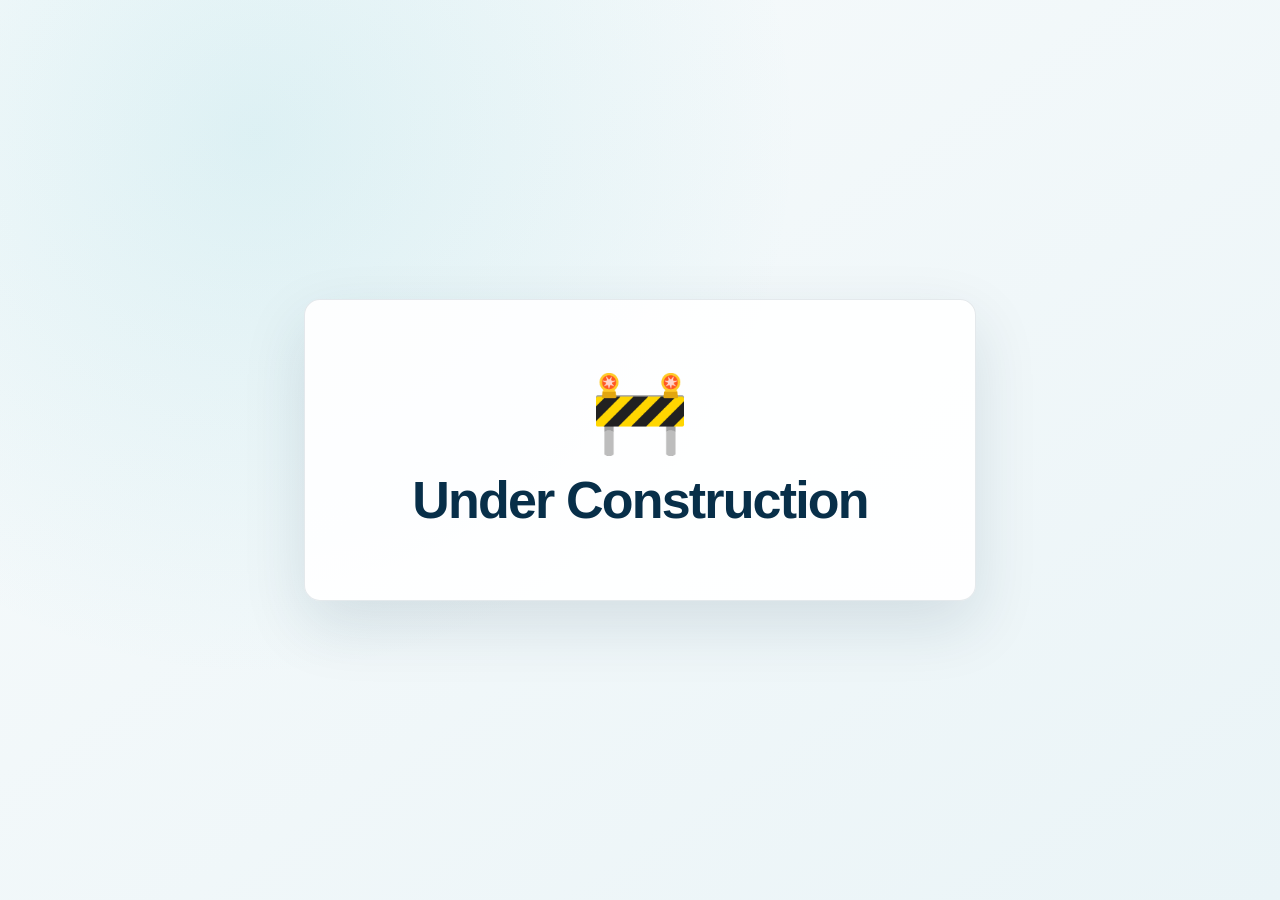
<file: index.html>
<!doctype html>
<html lang="en">
<head>
  <meta charset="utf-8">
  <meta name="viewport" content="width=device-width, initial-scale=1">
  <meta name="robots" content="noindex, nofollow, noarchive">
  <title>Under Construction</title>
  <style>
    :root {
      color-scheme: light;
      font-family: Arial, Helvetica, sans-serif;
      background: #f4f8fa;
      color: #082f49;
    }

    * {
      box-sizing: border-box;
    }

    body {
      min-height: 100vh;
      margin: 0;
      display: grid;
      place-items: center;
      padding: 1.5rem;
      background:
        radial-gradient(circle at 20% 15%, rgba(43, 173, 190, 0.12), transparent 34rem),
        linear-gradient(145deg, #f8fbfc, #eaf4f7);
    }

    main {
      width: min(100%, 42rem);
      padding: clamp(2.25rem, 7vw, 4.5rem) clamp(1.5rem, 7vw, 4rem);
      border: 1px solid rgba(8, 47, 73, 0.1);
      border-radius: 1rem;
      background: rgba(255, 255, 255, 0.9);
      box-shadow: 0 1.5rem 4rem rgba(8, 47, 73, 0.12);
      text-align: center;
    }

    h1 {
      margin: 0;
      font-size: clamp(2rem, 7vw, 3.25rem);
      line-height: 1.08;
      letter-spacing: -0.035em;
    }

    .construction-icon {
      display: block;
      margin-bottom: 1.25rem;
      font-size: clamp(3rem, 10vw, 5rem);
      line-height: 1;
    }

  </style>
</head>
<body>
  <main>
    <span class="construction-icon" aria-hidden="true">🚧</span>
    <h1>Under Construction</h1>
  </main>
</body>
</html>
</file>
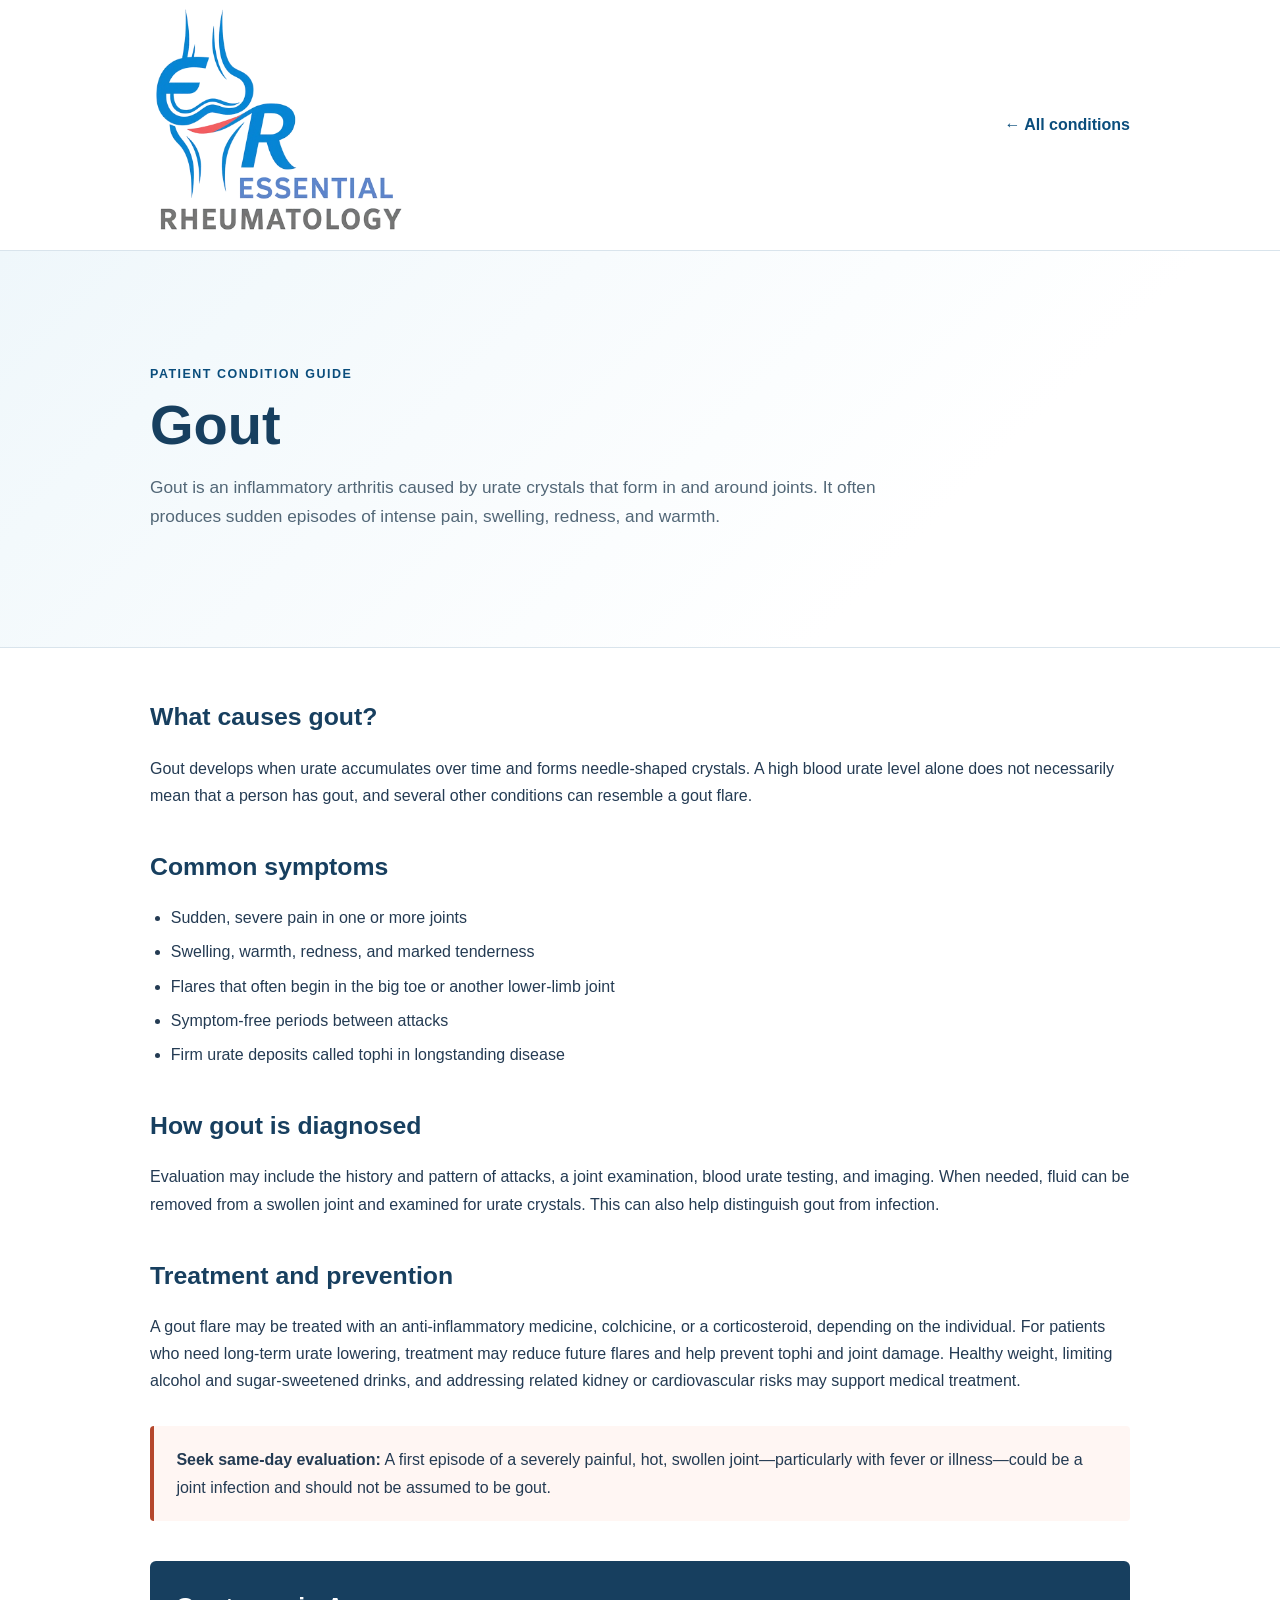
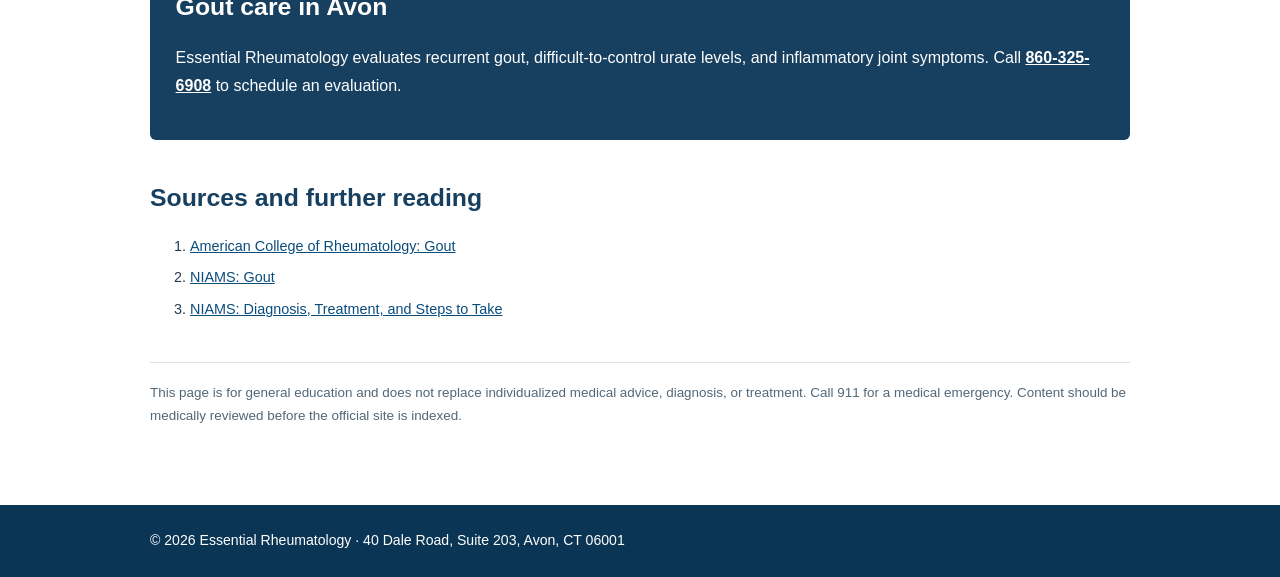
<file: conditions/gout/index.html>
<!DOCTYPE html>
<html lang="en">
<head>
  <meta charset="UTF-8">
  <meta name="viewport" content="width=device-width, initial-scale=1.0">
  <meta name="robots" content="noindex, nofollow, noarchive, nosnippet">
  <meta name="googlebot" content="noindex, nofollow, noarchive, nosnippet">
  <meta name="description" content="Patient information about gout symptoms, diagnosis, and treatment at Essential Rheumatology in Avon, Connecticut.">
  <title>Gout Care | Essential Rheumatology</title>
  <link rel="stylesheet" href="/vendors/google-fonts/google-fonts.css">
  <link rel="stylesheet" href="/css/condition-page.css">
</head>
<body class="condition-page">
  <header class="condition-header"><div class="condition-header-inner"><a href="/"><img class="condition-logo" src="/images/logo-1.webp" alt="Essential Rheumatology"></a><a class="condition-back" href="/#conditions">&larr; All conditions</a></div></header>
  <main>
    <section class="condition-hero"><div class="condition-content"><span class="condition-eyebrow">Patient condition guide</span><h1>Gout</h1><p class="condition-lead">Gout is an inflammatory arthritis caused by urate crystals that form in and around joints. It often produces sudden episodes of intense pain, swelling, redness, and warmth.</p></div></section>
    <article class="condition-content">
      <h2>What causes gout?</h2>
      <p>Gout develops when urate accumulates over time and forms needle-shaped crystals. A high blood urate level alone does not necessarily mean that a person has gout, and several other conditions can resemble a gout flare.</p>
      <h2>Common symptoms</h2>
      <ul><li>Sudden, severe pain in one or more joints</li><li>Swelling, warmth, redness, and marked tenderness</li><li>Flares that often begin in the big toe or another lower-limb joint</li><li>Symptom-free periods between attacks</li><li>Firm urate deposits called tophi in longstanding disease</li></ul>
      <h2>How gout is diagnosed</h2>
      <p>Evaluation may include the history and pattern of attacks, a joint examination, blood urate testing, and imaging. When needed, fluid can be removed from a swollen joint and examined for urate crystals. This can also help distinguish gout from infection.</p>
      <h2>Treatment and prevention</h2>
      <p>A gout flare may be treated with an anti-inflammatory medicine, colchicine, or a corticosteroid, depending on the individual. For patients who need long-term urate lowering, treatment may reduce future flares and help prevent tophi and joint damage. Healthy weight, limiting alcohol and sugar-sweetened drinks, and addressing related kidney or cardiovascular risks may support medical treatment.</p>
      <div class="condition-callout condition-urgent"><strong>Seek same-day evaluation:</strong> A first episode of a severely painful, hot, swollen joint&mdash;particularly with fever or illness&mdash;could be a joint infection and should not be assumed to be gout.</div>
      <div class="condition-cta"><h2>Gout care in Avon</h2><p>Essential Rheumatology evaluates recurrent gout, difficult-to-control urate levels, and inflammatory joint symptoms. Call <a href="tel:+18603256908">860-325-6908</a> to schedule an evaluation.</p></div>
      <h2>Sources and further reading</h2>
      <ol class="condition-sources"><li><a href="https://rheumatology.org/patients/gout" target="_blank" rel="noopener noreferrer">American College of Rheumatology: Gout</a></li><li><a href="https://www.niams.nih.gov/health-topics/gout" target="_blank" rel="noopener noreferrer">NIAMS: Gout</a></li><li><a href="https://www.niams.nih.gov/health-topics/gout/diagnosis-treatment-and-steps-to-take" target="_blank" rel="noopener noreferrer">NIAMS: Diagnosis, Treatment, and Steps to Take</a></li></ol>
      <p class="condition-disclaimer">This page is for general education and does not replace individualized medical advice, diagnosis, or treatment. Call 911 for a medical emergency. Content should be medically reviewed before the official site is indexed.</p>
    </article>
  </main>
  <footer class="condition-footer"><div class="condition-footer-inner"><p>&copy; 2026 Essential Rheumatology &middot; 40 Dale Road, Suite 203, Avon, CT 06001</p></div></footer>
</body>
</html>
</file>
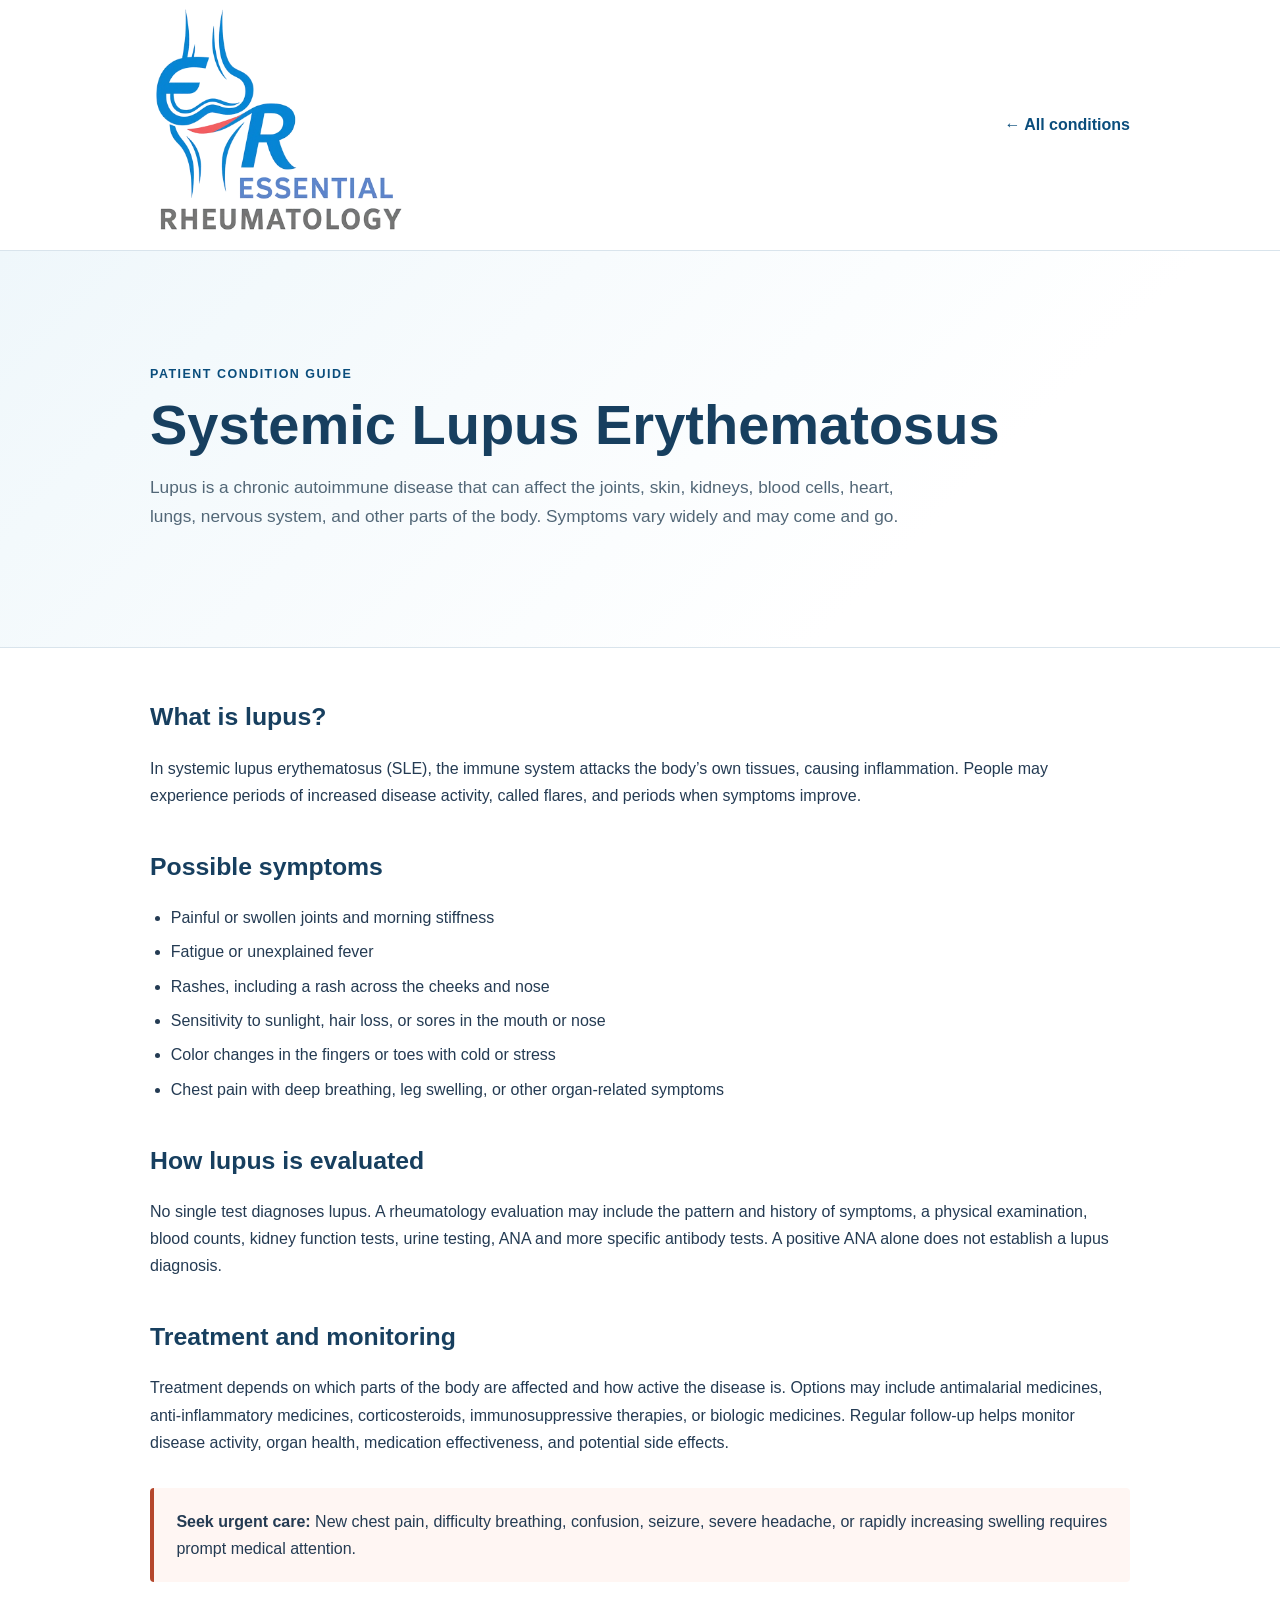
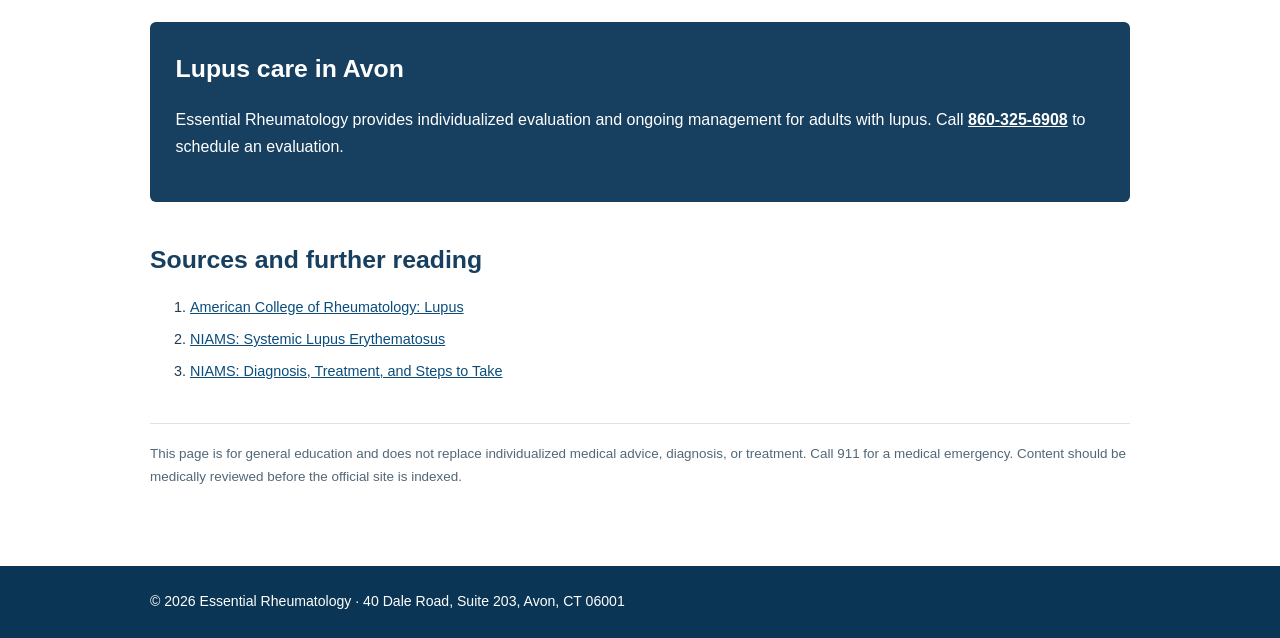
<file: conditions/lupus/index.html>
<!DOCTYPE html>
<html lang="en">
<head>
  <meta charset="UTF-8">
  <meta name="viewport" content="width=device-width, initial-scale=1.0">
  <meta name="robots" content="noindex, nofollow, noarchive, nosnippet">
  <meta name="googlebot" content="noindex, nofollow, noarchive, nosnippet">
  <meta name="description" content="Patient information about lupus symptoms, evaluation, and treatment at Essential Rheumatology in Avon, Connecticut.">
  <title>Lupus Care | Essential Rheumatology</title>
  <link rel="stylesheet" href="/vendors/google-fonts/google-fonts.css">
  <link rel="stylesheet" href="/css/condition-page.css">
</head>
<body class="condition-page">
  <header class="condition-header"><div class="condition-header-inner"><a href="/"><img class="condition-logo" src="/images/logo-1.webp" alt="Essential Rheumatology"></a><a class="condition-back" href="/#conditions">&larr; All conditions</a></div></header>
  <main>
    <section class="condition-hero"><div class="condition-content"><span class="condition-eyebrow">Patient condition guide</span><h1>Systemic Lupus Erythematosus</h1><p class="condition-lead">Lupus is a chronic autoimmune disease that can affect the joints, skin, kidneys, blood cells, heart, lungs, nervous system, and other parts of the body. Symptoms vary widely and may come and go.</p></div></section>
    <article class="condition-content">
      <h2>What is lupus?</h2>
      <p>In systemic lupus erythematosus (SLE), the immune system attacks the body&rsquo;s own tissues, causing inflammation. People may experience periods of increased disease activity, called flares, and periods when symptoms improve.</p>
      <h2>Possible symptoms</h2>
      <ul><li>Painful or swollen joints and morning stiffness</li><li>Fatigue or unexplained fever</li><li>Rashes, including a rash across the cheeks and nose</li><li>Sensitivity to sunlight, hair loss, or sores in the mouth or nose</li><li>Color changes in the fingers or toes with cold or stress</li><li>Chest pain with deep breathing, leg swelling, or other organ-related symptoms</li></ul>
      <h2>How lupus is evaluated</h2>
      <p>No single test diagnoses lupus. A rheumatology evaluation may include the pattern and history of symptoms, a physical examination, blood counts, kidney function tests, urine testing, ANA and more specific antibody tests. A positive ANA alone does not establish a lupus diagnosis.</p>
      <h2>Treatment and monitoring</h2>
      <p>Treatment depends on which parts of the body are affected and how active the disease is. Options may include antimalarial medicines, anti-inflammatory medicines, corticosteroids, immunosuppressive therapies, or biologic medicines. Regular follow-up helps monitor disease activity, organ health, medication effectiveness, and potential side effects.</p>
      <div class="condition-callout condition-urgent"><strong>Seek urgent care:</strong> New chest pain, difficulty breathing, confusion, seizure, severe headache, or rapidly increasing swelling requires prompt medical attention.</div>
      <div class="condition-cta"><h2>Lupus care in Avon</h2><p>Essential Rheumatology provides individualized evaluation and ongoing management for adults with lupus. Call <a href="tel:+18603256908">860-325-6908</a> to schedule an evaluation.</p></div>
      <h2>Sources and further reading</h2>
      <ol class="condition-sources"><li><a href="https://rheumatology.org/patients/lupus" target="_blank" rel="noopener noreferrer">American College of Rheumatology: Lupus</a></li><li><a href="https://www.niams.nih.gov/health-topics/lupus" target="_blank" rel="noopener noreferrer">NIAMS: Systemic Lupus Erythematosus</a></li><li><a href="https://www.niams.nih.gov/health-topics/lupus/diagnosis-treatment-and-steps-to-take" target="_blank" rel="noopener noreferrer">NIAMS: Diagnosis, Treatment, and Steps to Take</a></li></ol>
      <p class="condition-disclaimer">This page is for general education and does not replace individualized medical advice, diagnosis, or treatment. Call 911 for a medical emergency. Content should be medically reviewed before the official site is indexed.</p>
    </article>
  </main>
  <footer class="condition-footer"><div class="condition-footer-inner"><p>&copy; 2026 Essential Rheumatology &middot; 40 Dale Road, Suite 203, Avon, CT 06001</p></div></footer>
</body>
</html>
</file>
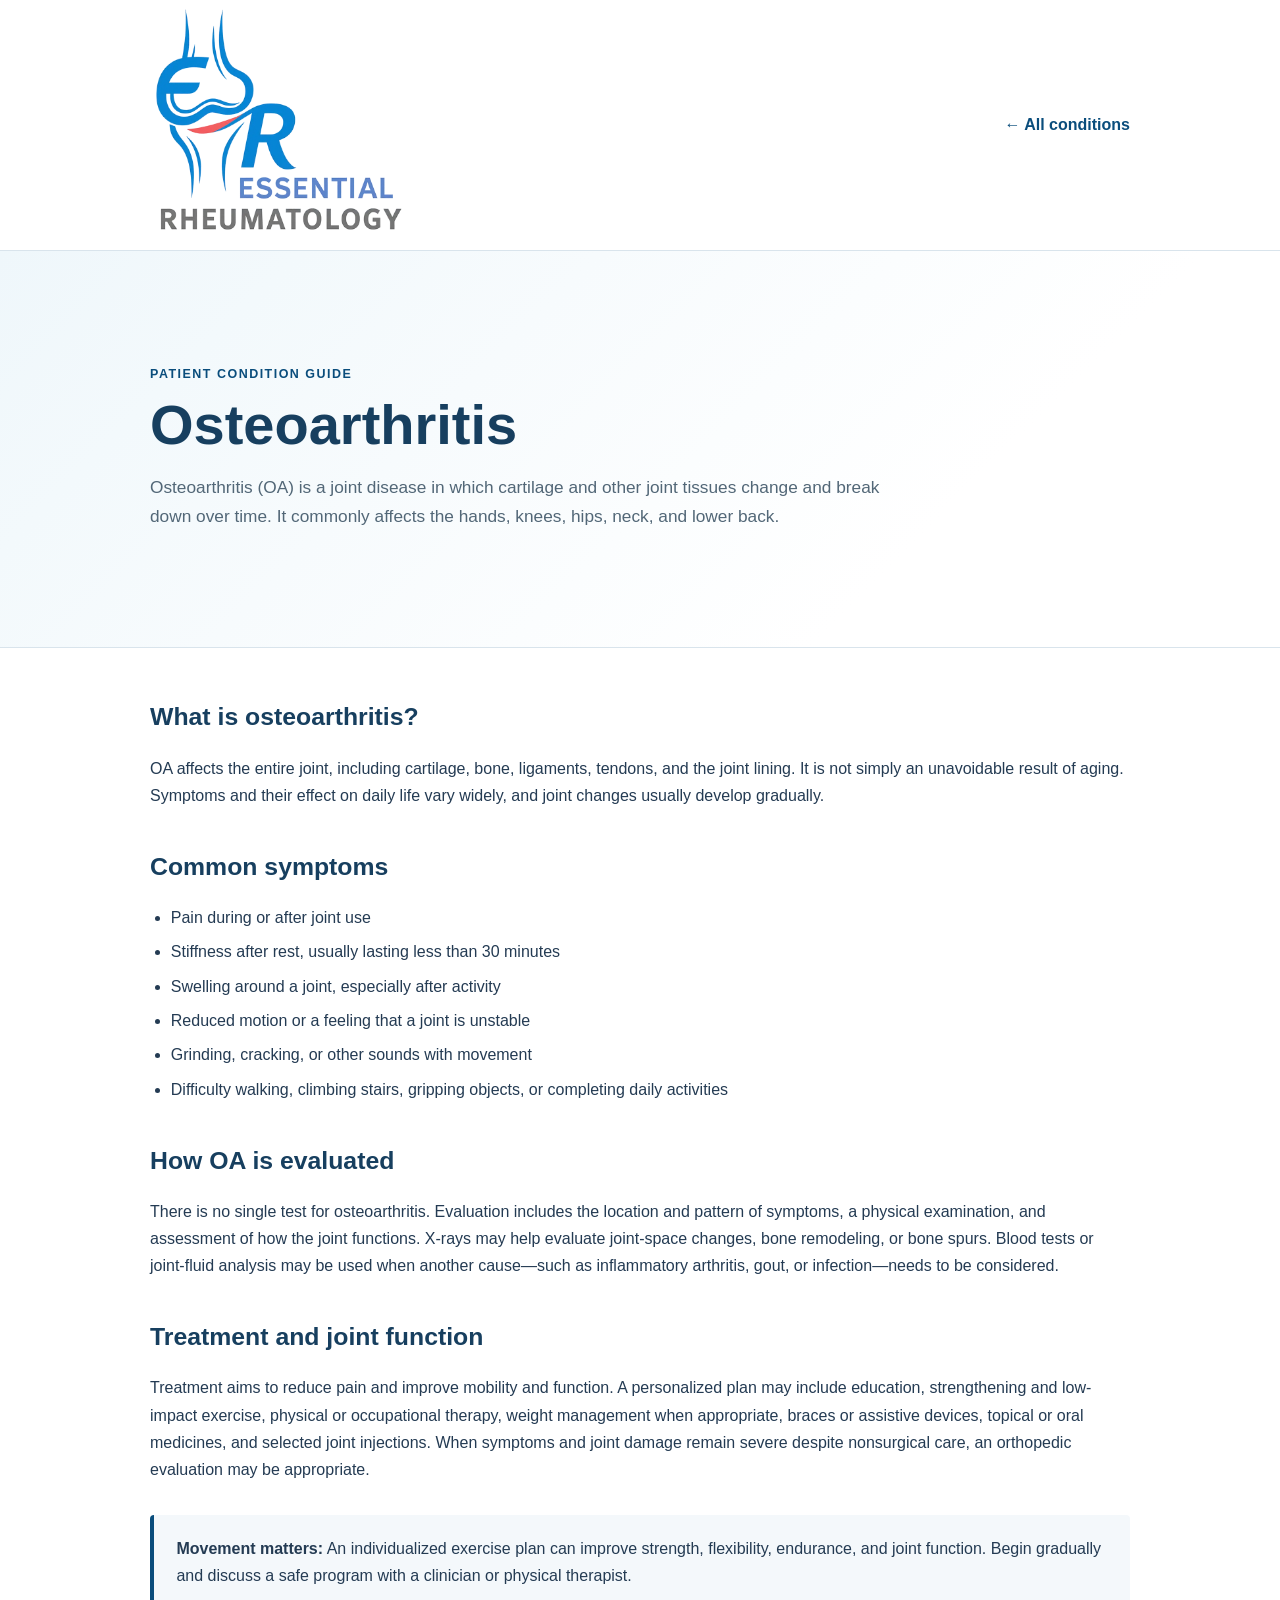
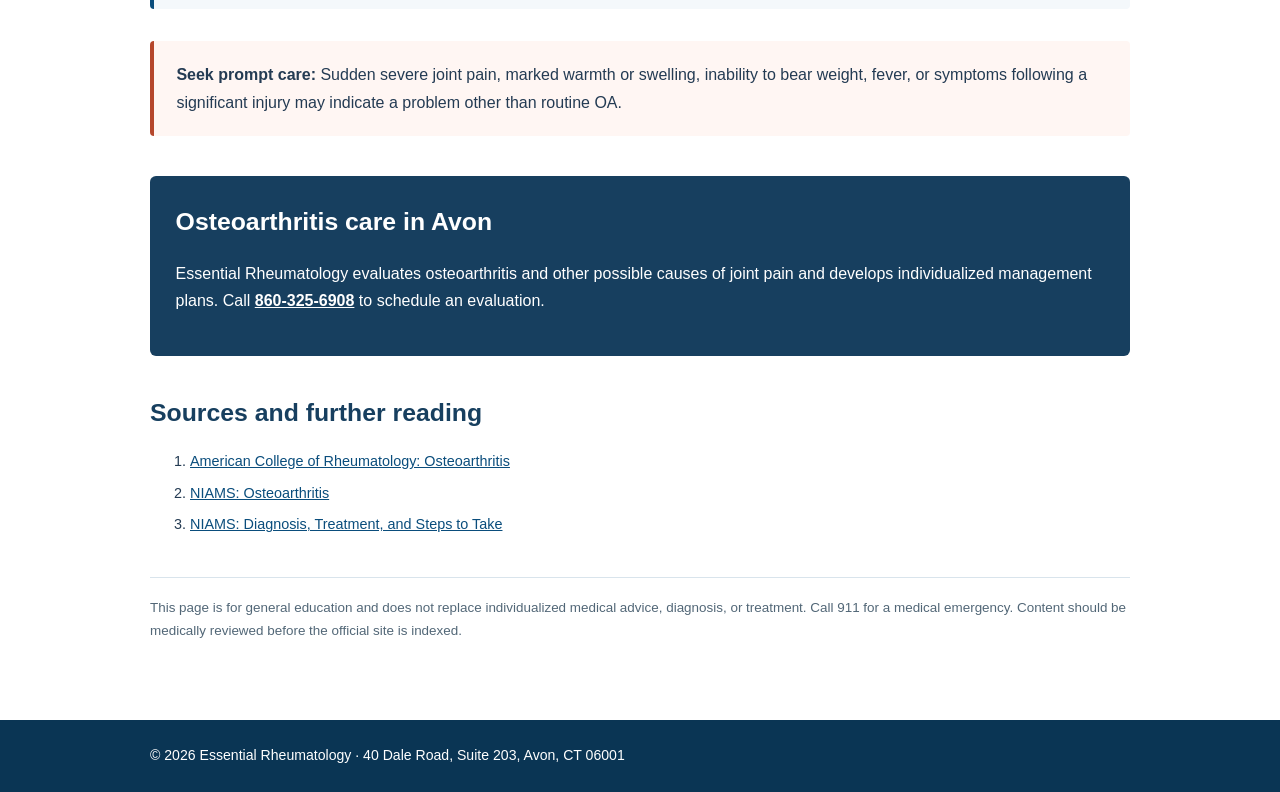
<file: conditions/osteoarthritis/index.html>
<!DOCTYPE html>
<html lang="en">
<head>
  <meta charset="UTF-8">
  <meta name="viewport" content="width=device-width, initial-scale=1.0">
  <meta name="robots" content="noindex, nofollow, noarchive, nosnippet">
  <meta name="googlebot" content="noindex, nofollow, noarchive, nosnippet">
  <meta name="description" content="Patient information about osteoarthritis symptoms, diagnosis, and treatment at Essential Rheumatology in Avon, Connecticut.">
  <title>Osteoarthritis Care | Essential Rheumatology</title>
  <link rel="stylesheet" href="/vendors/google-fonts/google-fonts.css">
  <link rel="stylesheet" href="/css/condition-page.css">
</head>
<body class="condition-page">
  <header class="condition-header"><div class="condition-header-inner"><a href="/"><img class="condition-logo" src="/images/logo-1.webp" alt="Essential Rheumatology"></a><a class="condition-back" href="/#conditions">&larr; All conditions</a></div></header>
  <main>
    <section class="condition-hero"><div class="condition-content"><span class="condition-eyebrow">Patient condition guide</span><h1>Osteoarthritis</h1><p class="condition-lead">Osteoarthritis (OA) is a joint disease in which cartilage and other joint tissues change and break down over time. It commonly affects the hands, knees, hips, neck, and lower back.</p></div></section>
    <article class="condition-content">
      <h2>What is osteoarthritis?</h2>
      <p>OA affects the entire joint, including cartilage, bone, ligaments, tendons, and the joint lining. It is not simply an unavoidable result of aging. Symptoms and their effect on daily life vary widely, and joint changes usually develop gradually.</p>
      <h2>Common symptoms</h2>
      <ul><li>Pain during or after joint use</li><li>Stiffness after rest, usually lasting less than 30 minutes</li><li>Swelling around a joint, especially after activity</li><li>Reduced motion or a feeling that a joint is unstable</li><li>Grinding, cracking, or other sounds with movement</li><li>Difficulty walking, climbing stairs, gripping objects, or completing daily activities</li></ul>
      <h2>How OA is evaluated</h2>
      <p>There is no single test for osteoarthritis. Evaluation includes the location and pattern of symptoms, a physical examination, and assessment of how the joint functions. X-rays may help evaluate joint-space changes, bone remodeling, or bone spurs. Blood tests or joint-fluid analysis may be used when another cause&mdash;such as inflammatory arthritis, gout, or infection&mdash;needs to be considered.</p>
      <h2>Treatment and joint function</h2>
      <p>Treatment aims to reduce pain and improve mobility and function. A personalized plan may include education, strengthening and low-impact exercise, physical or occupational therapy, weight management when appropriate, braces or assistive devices, topical or oral medicines, and selected joint injections. When symptoms and joint damage remain severe despite nonsurgical care, an orthopedic evaluation may be appropriate.</p>
      <div class="condition-callout"><strong>Movement matters:</strong> An individualized exercise plan can improve strength, flexibility, endurance, and joint function. Begin gradually and discuss a safe program with a clinician or physical therapist.</div>
      <div class="condition-callout condition-urgent"><strong>Seek prompt care:</strong> Sudden severe joint pain, marked warmth or swelling, inability to bear weight, fever, or symptoms following a significant injury may indicate a problem other than routine OA.</div>
      <div class="condition-cta"><h2>Osteoarthritis care in Avon</h2><p>Essential Rheumatology evaluates osteoarthritis and other possible causes of joint pain and develops individualized management plans. Call <a href="tel:+18603256908">860-325-6908</a> to schedule an evaluation.</p></div>
      <h2>Sources and further reading</h2>
      <ol class="condition-sources"><li><a href="https://rheumatology.org/patients/osteoarthritis" target="_blank" rel="noopener noreferrer">American College of Rheumatology: Osteoarthritis</a></li><li><a href="https://www.niams.nih.gov/health-topics/osteoarthritis" target="_blank" rel="noopener noreferrer">NIAMS: Osteoarthritis</a></li><li><a href="https://www.niams.nih.gov/health-topics/osteoarthritis/diagnosis-treatment-and-steps-to-take" target="_blank" rel="noopener noreferrer">NIAMS: Diagnosis, Treatment, and Steps to Take</a></li></ol>
      <p class="condition-disclaimer">This page is for general education and does not replace individualized medical advice, diagnosis, or treatment. Call 911 for a medical emergency. Content should be medically reviewed before the official site is indexed.</p>
    </article>
  </main>
  <footer class="condition-footer"><div class="condition-footer-inner"><p>&copy; 2026 Essential Rheumatology &middot; 40 Dale Road, Suite 203, Avon, CT 06001</p></div></footer>
</body>
</html>
</file>
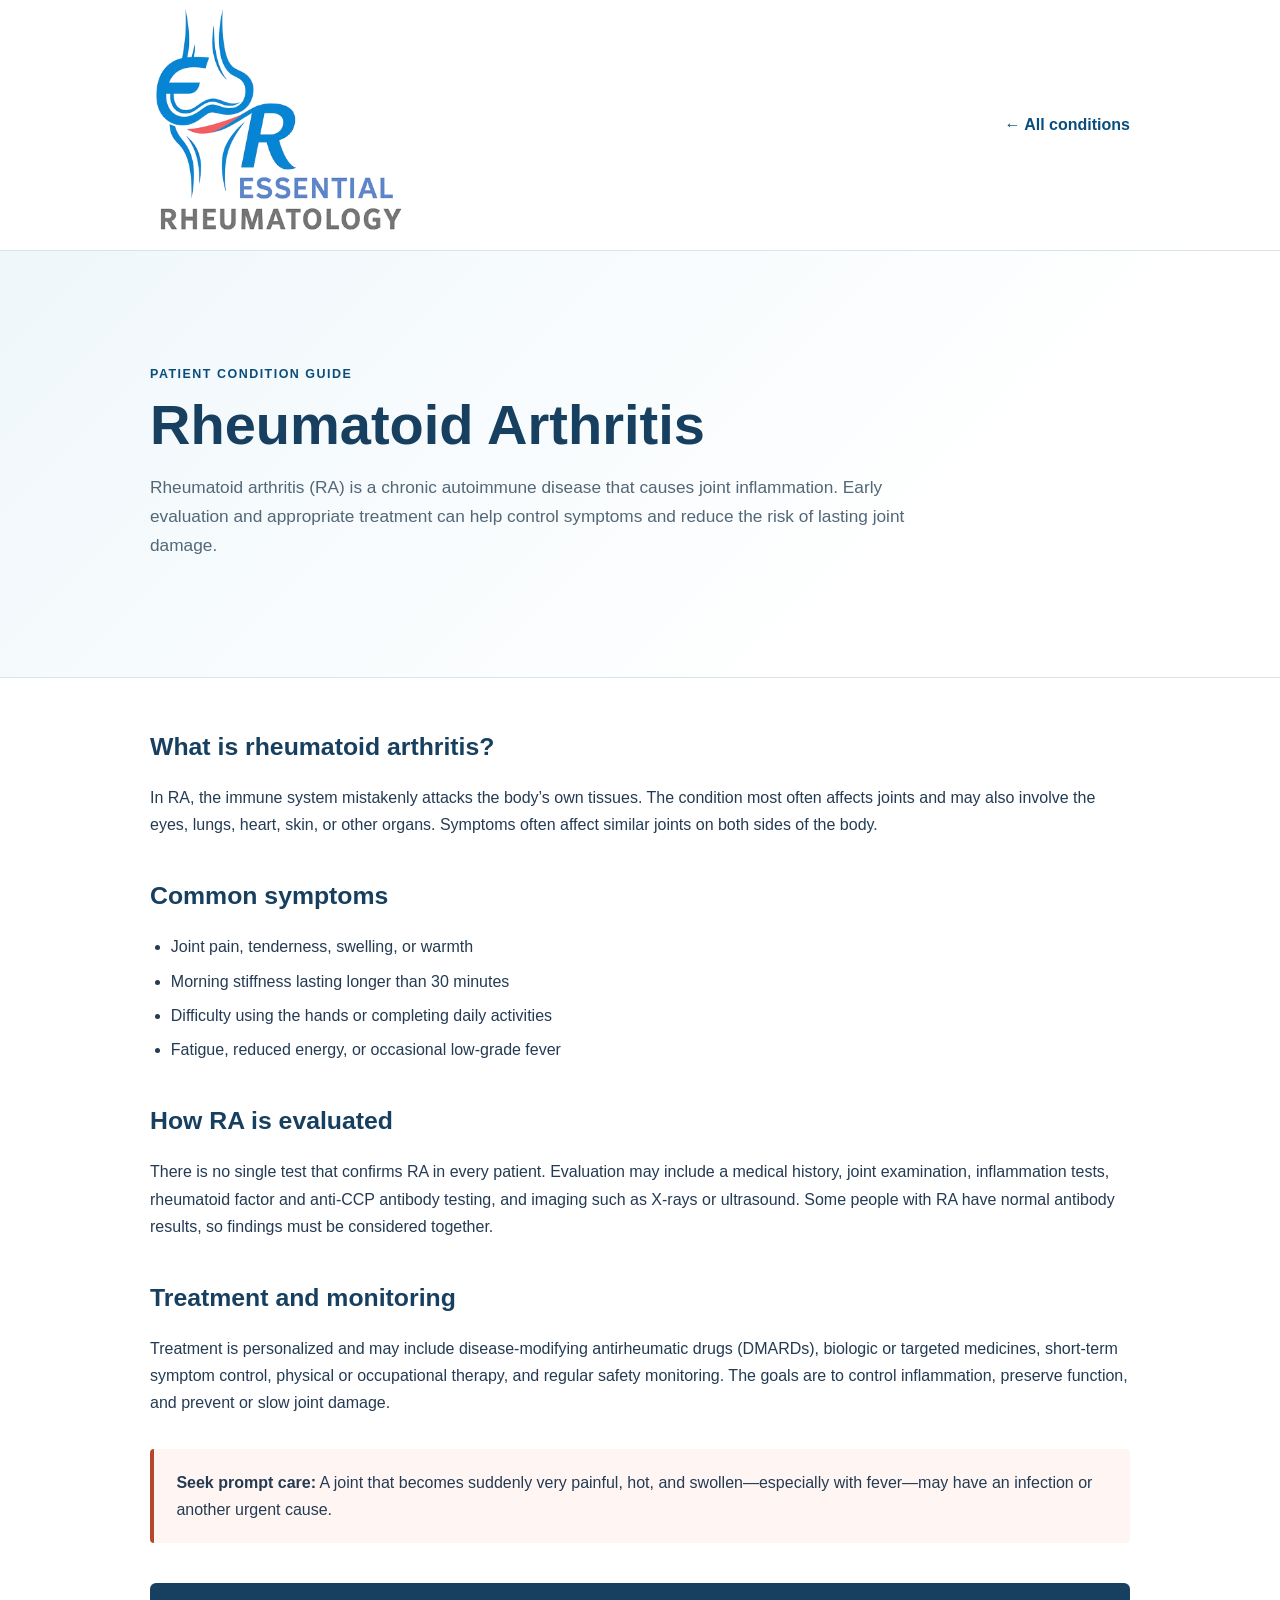
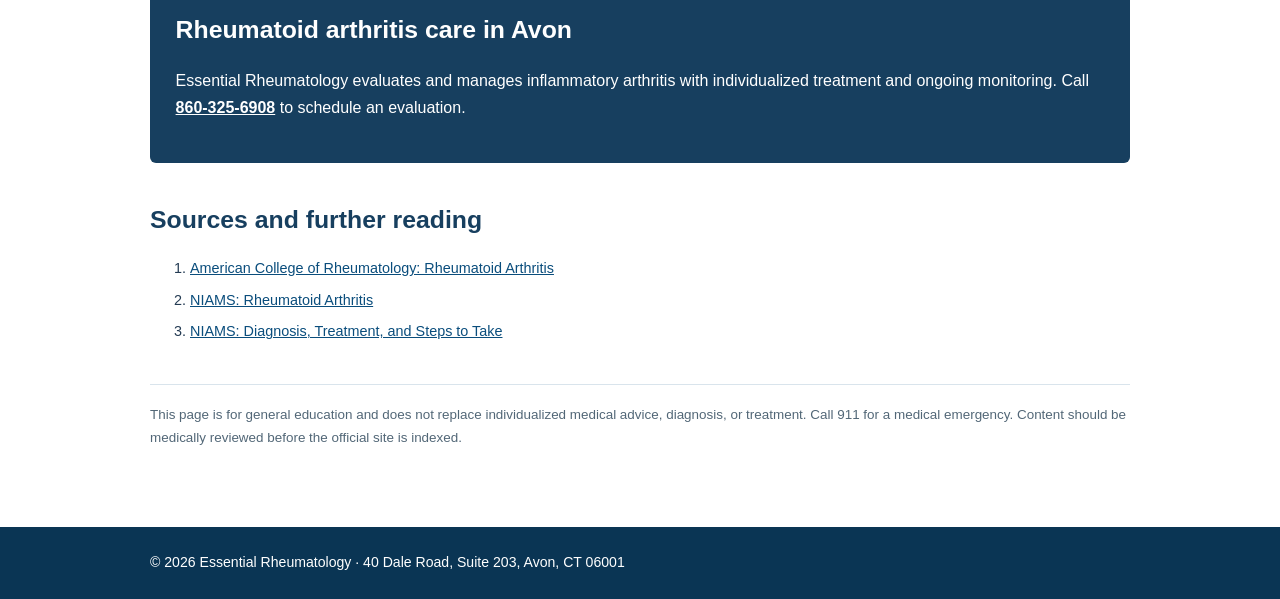
<file: conditions/rheumatoid-arthritis/index.html>
<!DOCTYPE html>
<html lang="en">
<head>
  <meta charset="UTF-8">
  <meta name="viewport" content="width=device-width, initial-scale=1.0">
  <meta name="robots" content="noindex, nofollow, noarchive, nosnippet">
  <meta name="googlebot" content="noindex, nofollow, noarchive, nosnippet">
  <meta name="description" content="Patient information about rheumatoid arthritis symptoms, evaluation, and treatment at Essential Rheumatology in Avon, Connecticut.">
  <title>Rheumatoid Arthritis Care | Essential Rheumatology</title>
  <link rel="stylesheet" href="/vendors/google-fonts/google-fonts.css">
  <link rel="stylesheet" href="/css/condition-page.css">
</head>
<body class="condition-page">
  <header class="condition-header"><div class="condition-header-inner"><a href="/"><img class="condition-logo" src="/images/logo-1.webp" alt="Essential Rheumatology"></a><a class="condition-back" href="/#conditions">&larr; All conditions</a></div></header>
  <main>
    <section class="condition-hero"><div class="condition-content"><span class="condition-eyebrow">Patient condition guide</span><h1>Rheumatoid Arthritis</h1><p class="condition-lead">Rheumatoid arthritis (RA) is a chronic autoimmune disease that causes joint inflammation. Early evaluation and appropriate treatment can help control symptoms and reduce the risk of lasting joint damage.</p></div></section>
    <article class="condition-content">
      <h2>What is rheumatoid arthritis?</h2>
      <p>In RA, the immune system mistakenly attacks the body&rsquo;s own tissues. The condition most often affects joints and may also involve the eyes, lungs, heart, skin, or other organs. Symptoms often affect similar joints on both sides of the body.</p>
      <h2>Common symptoms</h2>
      <ul><li>Joint pain, tenderness, swelling, or warmth</li><li>Morning stiffness lasting longer than 30 minutes</li><li>Difficulty using the hands or completing daily activities</li><li>Fatigue, reduced energy, or occasional low-grade fever</li></ul>
      <h2>How RA is evaluated</h2>
      <p>There is no single test that confirms RA in every patient. Evaluation may include a medical history, joint examination, inflammation tests, rheumatoid factor and anti-CCP antibody testing, and imaging such as X-rays or ultrasound. Some people with RA have normal antibody results, so findings must be considered together.</p>
      <h2>Treatment and monitoring</h2>
      <p>Treatment is personalized and may include disease-modifying antirheumatic drugs (DMARDs), biologic or targeted medicines, short-term symptom control, physical or occupational therapy, and regular safety monitoring. The goals are to control inflammation, preserve function, and prevent or slow joint damage.</p>
      <div class="condition-callout condition-urgent"><strong>Seek prompt care:</strong> A joint that becomes suddenly very painful, hot, and swollen&mdash;especially with fever&mdash;may have an infection or another urgent cause.</div>
      <div class="condition-cta"><h2>Rheumatoid arthritis care in Avon</h2><p>Essential Rheumatology evaluates and manages inflammatory arthritis with individualized treatment and ongoing monitoring. Call <a href="tel:+18603256908">860-325-6908</a> to schedule an evaluation.</p></div>
      <h2>Sources and further reading</h2>
      <ol class="condition-sources"><li><a href="https://rheumatology.org/patients/rheumatoid-arthritis" target="_blank" rel="noopener noreferrer">American College of Rheumatology: Rheumatoid Arthritis</a></li><li><a href="https://www.niams.nih.gov/health-topics/rheumatoid-arthritis" target="_blank" rel="noopener noreferrer">NIAMS: Rheumatoid Arthritis</a></li><li><a href="https://www.niams.nih.gov/health-topics/rheumatoid-arthritis/diagnosis-treatment-and-steps-to-take" target="_blank" rel="noopener noreferrer">NIAMS: Diagnosis, Treatment, and Steps to Take</a></li></ol>
      <p class="condition-disclaimer">This page is for general education and does not replace individualized medical advice, diagnosis, or treatment. Call 911 for a medical emergency. Content should be medically reviewed before the official site is indexed.</p>
    </article>
  </main>
  <footer class="condition-footer"><div class="condition-footer-inner"><p>&copy; 2026 Essential Rheumatology &middot; 40 Dale Road, Suite 203, Avon, CT 06001</p></div></footer>
</body>
</html>
</file>
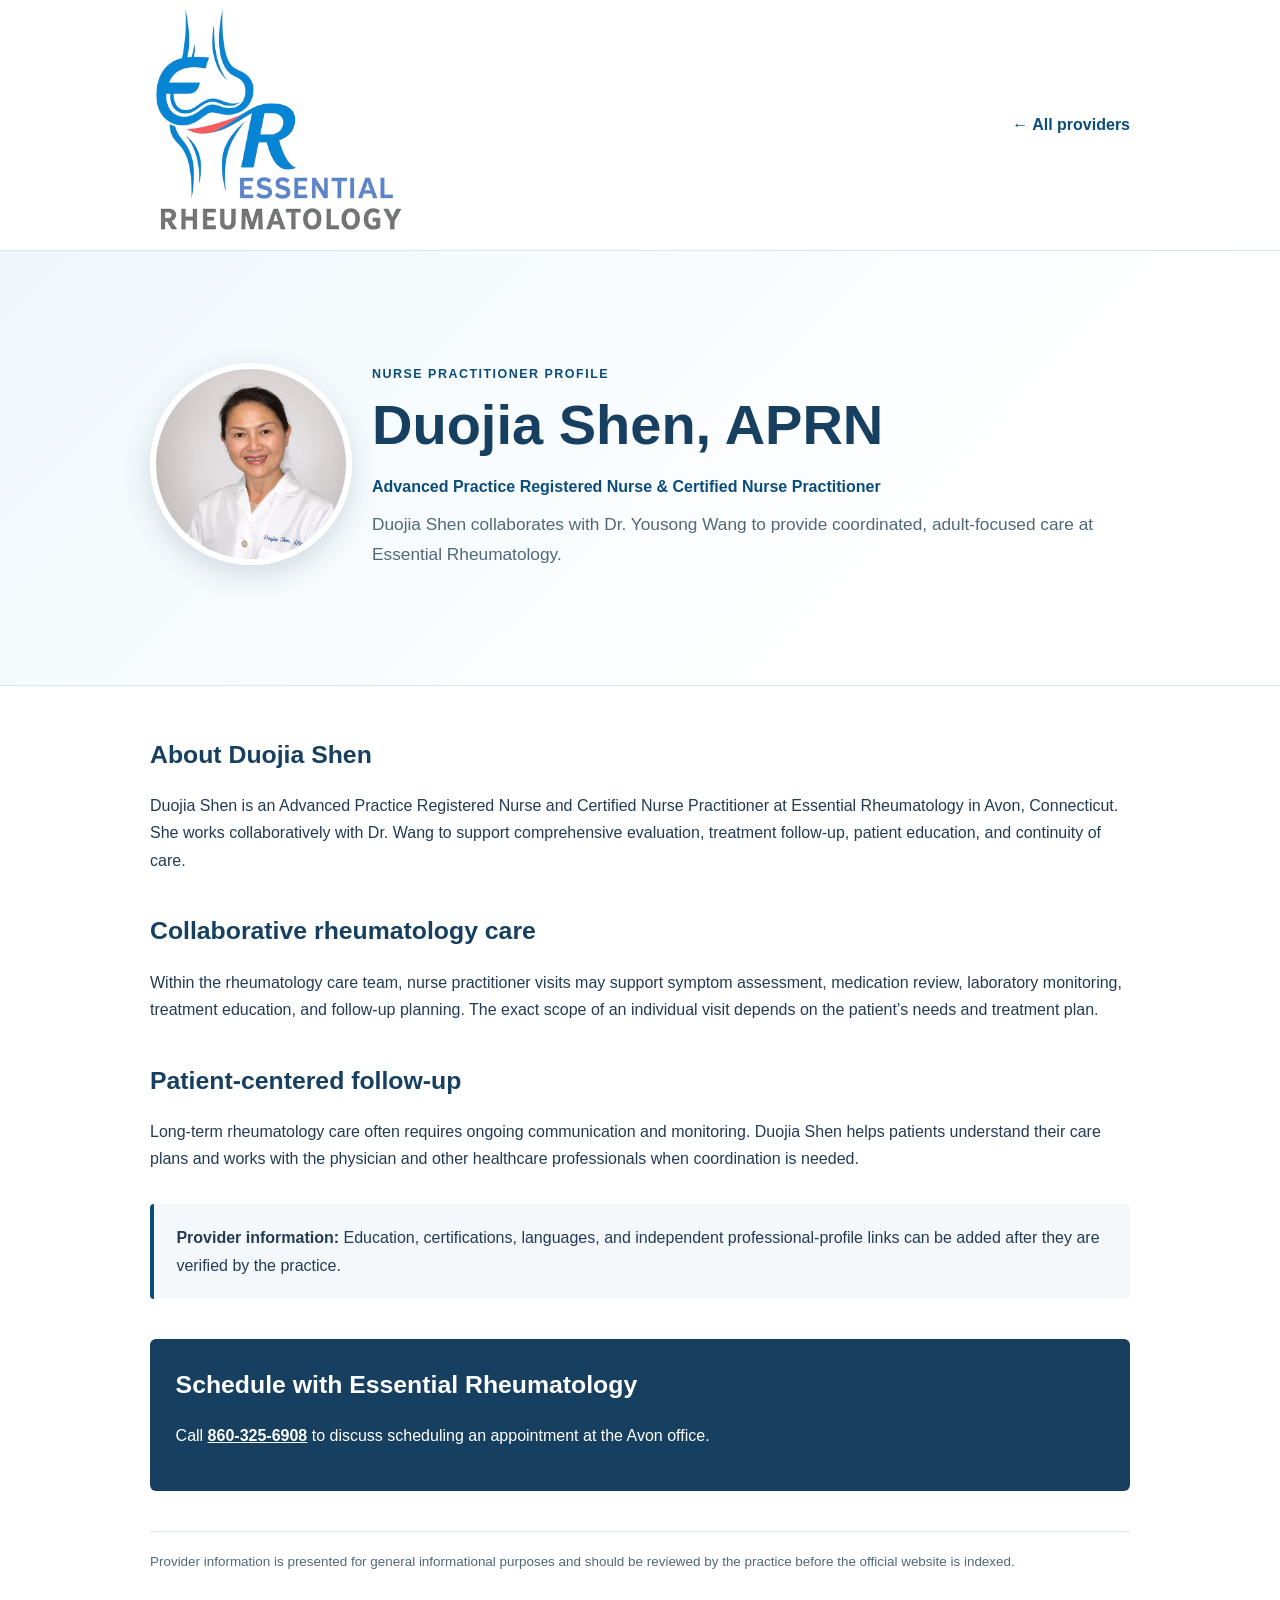
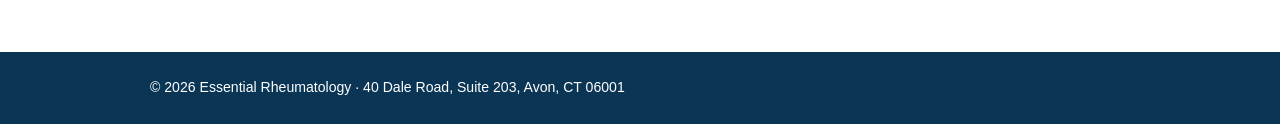
<file: providers/duojia-shen/index.html>
<!DOCTYPE html>
<html lang="en">
<head>
  <meta charset="UTF-8">
  <meta name="viewport" content="width=device-width, initial-scale=1.0">
  <meta name="robots" content="noindex, nofollow, noarchive, nosnippet">
  <meta name="googlebot" content="noindex, nofollow, noarchive, nosnippet">
  <meta name="description" content="Meet Duojia Shen, APRN, an advanced practice registered nurse and certified nurse practitioner at Essential Rheumatology in Avon, Connecticut.">
  <title>Duojia Shen, APRN | Essential Rheumatology</title>
  <link rel="stylesheet" href="/vendors/google-fonts/google-fonts.css">
  <link rel="stylesheet" href="/css/condition-page.css">
</head>
<body class="condition-page">
  <header class="condition-header"><div class="condition-header-inner"><a href="/"><img class="condition-logo" src="/images/logo-1.webp" alt="Essential Rheumatology"></a><a class="condition-back" href="/#providers">&larr; All providers</a></div></header>
  <main>
    <section class="condition-hero"><div class="condition-content provider-hero-grid"><img class="provider-portrait" src="/images/duojia-shen.jpg" alt="Duojia Shen, APRN"><div><span class="condition-eyebrow">Nurse practitioner profile</span><h1>Duojia Shen, APRN</h1><p class="provider-role">Advanced Practice Registered Nurse &amp; Certified Nurse Practitioner</p><p class="condition-lead">Duojia Shen collaborates with Dr. Yousong Wang to provide coordinated, adult-focused care at Essential Rheumatology.</p></div></div></section>
    <article class="condition-content">
      <h2>About Duojia Shen</h2>
      <p>Duojia Shen is an Advanced Practice Registered Nurse and Certified Nurse Practitioner at Essential Rheumatology in Avon, Connecticut. She works collaboratively with Dr. Wang to support comprehensive evaluation, treatment follow-up, patient education, and continuity of care.</p>
      <h2>Collaborative rheumatology care</h2>
      <p>Within the rheumatology care team, nurse practitioner visits may support symptom assessment, medication review, laboratory monitoring, treatment education, and follow-up planning. The exact scope of an individual visit depends on the patient&rsquo;s needs and treatment plan.</p>
      <h2>Patient-centered follow-up</h2>
      <p>Long-term rheumatology care often requires ongoing communication and monitoring. Duojia Shen helps patients understand their care plans and works with the physician and other healthcare professionals when coordination is needed.</p>
      <div class="condition-callout"><strong>Provider information:</strong> Education, certifications, languages, and independent professional-profile links can be added after they are verified by the practice.</div>
      <div class="condition-cta"><h2>Schedule with Essential Rheumatology</h2><p>Call <a href="tel:+18603256908">860-325-6908</a> to discuss scheduling an appointment at the Avon office.</p></div>
      <p class="condition-disclaimer">Provider information is presented for general informational purposes and should be reviewed by the practice before the official website is indexed.</p>
    </article>
  </main>
  <footer class="condition-footer"><div class="condition-footer-inner"><p>&copy; 2026 Essential Rheumatology &middot; 40 Dale Road, Suite 203, Avon, CT 06001</p></div></footer>
</body>
</html>
</file>
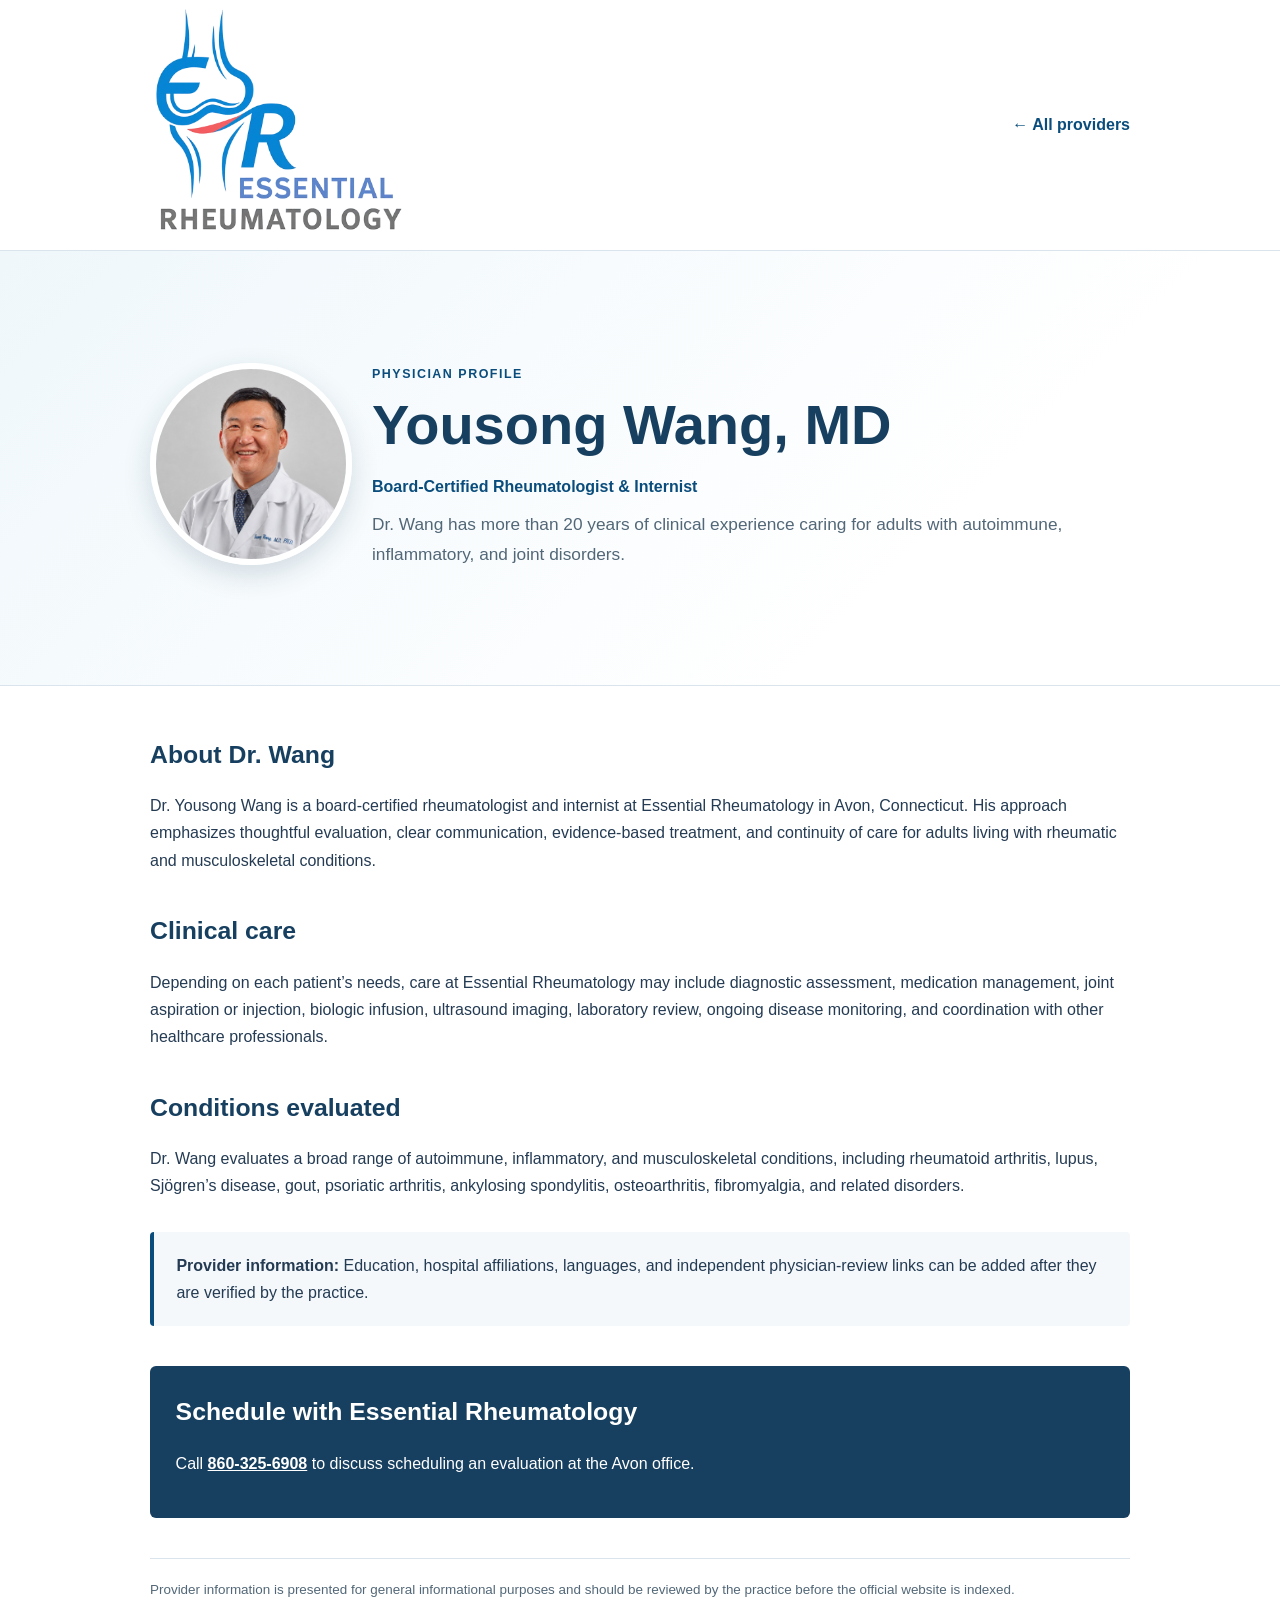
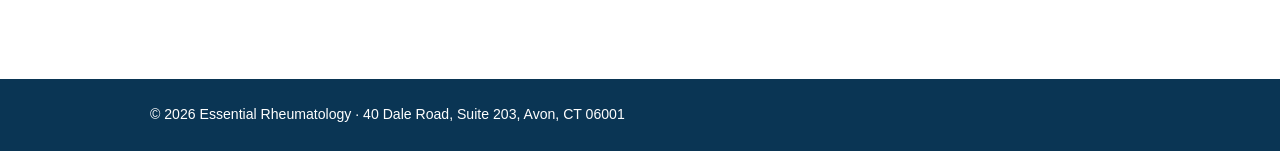
<file: providers/yousong-wang/index.html>
<!DOCTYPE html>
<html lang="en">
<head>
  <meta charset="UTF-8">
  <meta name="viewport" content="width=device-width, initial-scale=1.0">
  <meta name="robots" content="noindex, nofollow, noarchive, nosnippet">
  <meta name="googlebot" content="noindex, nofollow, noarchive, nosnippet">
  <meta name="description" content="Meet Dr. Yousong Wang, a board-certified rheumatologist and internist at Essential Rheumatology in Avon, Connecticut.">
  <title>Yousong Wang, MD | Essential Rheumatology</title>
  <link rel="stylesheet" href="/vendors/google-fonts/google-fonts.css">
  <link rel="stylesheet" href="/css/condition-page.css">
</head>
<body class="condition-page">
  <header class="condition-header"><div class="condition-header-inner"><a href="/"><img class="condition-logo" src="/images/logo-1.webp" alt="Essential Rheumatology"></a><a class="condition-back" href="/#providers">&larr; All providers</a></div></header>
  <main>
    <section class="condition-hero"><div class="condition-content provider-hero-grid"><img class="provider-portrait" src="/images/yousong-wang.jpg" alt="Dr. Yousong Wang"><div><span class="condition-eyebrow">Physician profile</span><h1>Yousong Wang, MD</h1><p class="provider-role">Board-Certified Rheumatologist &amp; Internist</p><p class="condition-lead">Dr. Wang has more than 20 years of clinical experience caring for adults with autoimmune, inflammatory, and joint disorders.</p></div></div></section>
    <article class="condition-content">
      <h2>About Dr. Wang</h2>
      <p>Dr. Yousong Wang is a board-certified rheumatologist and internist at Essential Rheumatology in Avon, Connecticut. His approach emphasizes thoughtful evaluation, clear communication, evidence-based treatment, and continuity of care for adults living with rheumatic and musculoskeletal conditions.</p>
      <h2>Clinical care</h2>
      <p>Depending on each patient&rsquo;s needs, care at Essential Rheumatology may include diagnostic assessment, medication management, joint aspiration or injection, biologic infusion, ultrasound imaging, laboratory review, ongoing disease monitoring, and coordination with other healthcare professionals.</p>
      <h2>Conditions evaluated</h2>
      <p>Dr. Wang evaluates a broad range of autoimmune, inflammatory, and musculoskeletal conditions, including rheumatoid arthritis, lupus, Sj&ouml;gren&rsquo;s disease, gout, psoriatic arthritis, ankylosing spondylitis, osteoarthritis, fibromyalgia, and related disorders.</p>
      <div class="condition-callout"><strong>Provider information:</strong> Education, hospital affiliations, languages, and independent physician-review links can be added after they are verified by the practice.</div>
      <div class="condition-cta"><h2>Schedule with Essential Rheumatology</h2><p>Call <a href="tel:+18603256908">860-325-6908</a> to discuss scheduling an evaluation at the Avon office.</p></div>
      <p class="condition-disclaimer">Provider information is presented for general informational purposes and should be reviewed by the practice before the official website is indexed.</p>
    </article>
  </main>
  <footer class="condition-footer"><div class="condition-footer-inner"><p>&copy; 2026 Essential Rheumatology &middot; 40 Dale Road, Suite 203, Avon, CT 06001</p></div></footer>
</body>
</html>
</file>
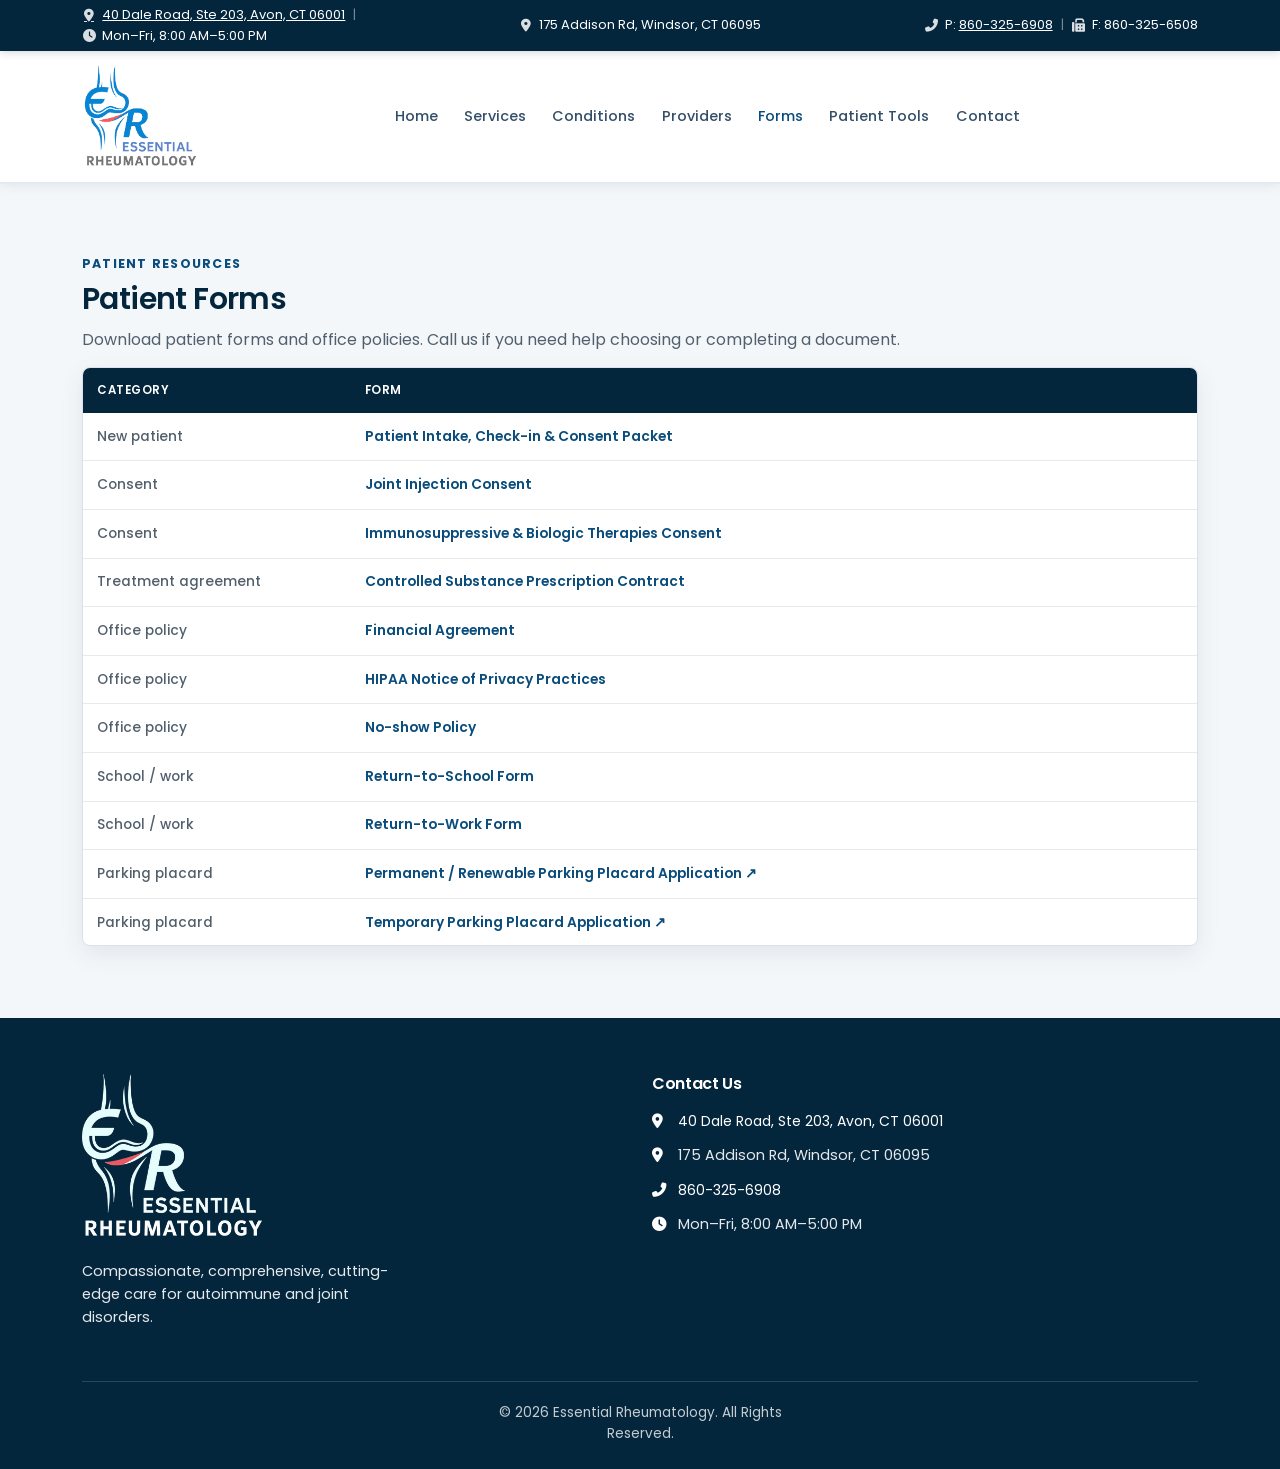
<file: forms.html>
<!DOCTYPE html>
<html lang="en">
<head>
    <meta charset="UTF-8">
    <meta name="viewport" content="width=device-width, initial-scale=1.0, viewport-fit=cover">
    <meta name="description" content="Download patient forms and office policies for Essential Rheumatology in Avon, Connecticut.">
    <title>Patient Forms | Essential Rheumatology</title>
    <link rel="canonical" href="https://www.essentialrheumatology.com/forms.html">
    <meta name="robots" content="index, follow">
    <link href="vendors/bootstrap/bootstrap.min.css" rel="stylesheet">
    <link rel="stylesheet" href="vendors/font-awesome/css/all.min.css">
    <link rel="stylesheet" href="vendors/google-fonts/google-fonts.css">
    <link rel="stylesheet" href="css/theme-tokens.css">
    <link rel="stylesheet" href="css/style.css">
    <link rel="stylesheet" href="css/marketing.css">
    <style>.brand-logo.main-logo{height:auto;object-fit:contain;display:block;background:transparent!important}.navbar-brand .brand-logo.main-logo,.navbar-brand img.main-logo{max-width:300px!important;max-height:110px!important;width:auto!important;height:auto!important}</style>
    <link rel="stylesheet" href="https://fonts.googleapis.com/css2?family=Poppins:wght@300;400;500;600;700&amp;display=swap">
    <link rel="stylesheet" href="css/crm-theme-overrides.css">
    <link rel="stylesheet" href="css/crm-fallback-images.css">
    <link rel="stylesheet" href="css/site-refine.css">
</head>
<body class="forms-page">
    <div class="top-bar">
        <div class="container">
            <div class="row align-items-center">
                <div class="col-xl-4 col-md-12"><div class="top-bar-left">
                    <a class="top-item" href="index.html#location-map"><i class="fas fa-map-marker-alt" aria-hidden="true"></i>40 Dale Road, Ste 203, Avon, CT 06001</a>
                    <span class="sep" aria-hidden="true">|</span><span class="top-item"><i class="fas fa-clock" aria-hidden="true"></i>Mon–Fri, 8:00 AM–5:00 PM</span>
                </div></div>
                <div class="col-xl-4 col-md-12"><div class="top-bar-center">
                    <span class="top-item"><i class="fas fa-map-marker-alt" aria-hidden="true"></i>175 Addison Rd, Windsor, CT 06095</span>
                </div></div>
                <div class="col-xl-4 col-md-12"><div class="top-bar-right">
                    <span class="top-item"><i class="fas fa-phone-alt" aria-hidden="true"></i>P:&nbsp;<a href="tel:+18603256908">860-325-6908</a></span>
                    <span class="sep" aria-hidden="true">|</span><span class="top-item"><i class="fas fa-fax" aria-hidden="true"></i>F: 860-325-6508</span>
                </div></div>
            </div>
        </div>
    </div>

    <header class="main-nav-header">
        <nav class="navbar navbar-expand-xl main-nav"><div class="container">
            <a class="navbar-brand" href="index.html"><img class="brand-logo main-logo img-fluid" src="images/logo-1.webp" alt="Essential Rheumatology"></a>
            <button class="navbar-toggler" type="button" data-bs-toggle="collapse" data-bs-target="#navbarNav" aria-controls="navbarNav" aria-expanded="false" aria-label="Toggle navigation"><span class="navbar-toggler-icon"></span></button>
            <div class="collapse navbar-collapse" id="navbarNav"><ul class="navbar-nav mx-auto">
                <li class="nav-item"><a class="nav-link" href="index.html#home">Home</a></li>
                <li class="nav-item"><a class="nav-link" href="index.html#services">Services</a></li>
                <li class="nav-item"><a class="nav-link" href="index.html#conditions">Conditions</a></li>
                <li class="nav-item"><a class="nav-link" href="index.html#providers">Providers</a></li>
                <li class="nav-item"><a class="nav-link active" href="forms.html" aria-current="page">Forms</a></li>
                <li class="nav-item"><a class="nav-link" href="index.html#patient-portal">Patient Tools</a></li>
                <li class="nav-item"><a class="nav-link" href="index.html#contact">Contact</a></li>
            </ul></div>
        </div></nav>
    </header>

    <main class="forms-page-main">
        <section class="er-section alt" id="forms"><div class="container"><div class="forms-layout">
            <div>
                <p class="forms-page-eyebrow">Patient resources</p>
                <h1 class="section-title">Patient Forms</h1>
                <p class="section-desc">Download patient forms and office policies. Call us if you need help choosing or completing a document.</p>
            </div>
            <div class="form-table-wrap"><table class="form-table">
                <caption class="visually-hidden">Patient forms and office policies available for download</caption>
                <thead><tr><th scope="col">Category</th><th scope="col">Form</th></tr></thead>
                <tbody>
                    <tr><td data-label="Category">New patient</td><td data-label="Form"><a href="documents/EssentialRheumatology_Patient_Intake_Packet_CheckIn_Consent_Form_v2.pdf" download>Patient Intake, Check-in &amp; Consent Packet</a></td></tr>
                    <tr><td data-label="Category">Consent</td><td data-label="Form"><a href="documents/EssentialRheumatology_Consent_Joint_Injection.pdf" download>Joint Injection Consent</a></td></tr>
                    <tr><td data-label="Category">Consent</td><td data-label="Form"><a href="documents/EssentialRheumatology_Consent_Immunosuppressive_Biologic_Therapies.pdf" download>Immunosuppressive &amp; Biologic Therapies Consent</a></td></tr>
                    <tr><td data-label="Category">Treatment agreement</td><td data-label="Form"><a href="documents/EssentialRheumatology_Controlled_Substance_Prescription_Contract.pdf" download>Controlled Substance Prescription Contract</a></td></tr>
                    <tr><td data-label="Category">Office policy</td><td data-label="Form"><a href="documents/EssentialRheumatology_Financial_Agreement.pdf" download>Financial Agreement</a></td></tr>
                    <tr><td data-label="Category">Office policy</td><td data-label="Form"><a href="documents/EssentialRheumatology_HIPPA_Notice_of_Privacy_Practices.pdf" download>HIPAA Notice of Privacy Practices</a></td></tr>
                    <tr><td data-label="Category">Office policy</td><td data-label="Form"><a href="documents/EssentialRheumatology_Noshow_Policy.pdf" download>No-show Policy</a></td></tr>
                    <tr><td data-label="Category">School / work</td><td data-label="Form"><a href="documents/EssentialRheumatology_Return_School.pdf" download>Return-to-School Form</a></td></tr>
                    <tr><td data-label="Category">School / work</td><td data-label="Form"><a href="documents/EssentialRheumatology_Return_Work.pdf" download>Return-to-Work Form</a></td></tr>
                    <tr><td data-label="Category">Parking placard</td><td data-label="Form"><a href="https://portal.ct.gov/dmv/-/media/dmv/20/29/b225ppdf.pdf?rev=17faf3e5943f42e58f0d9ef0b397fc18&amp;hash=F542DF3AF6DC5376B68D4BFDC06CF32D" target="_blank" rel="noopener noreferrer">Permanent / Renewable Parking Placard Application <span aria-hidden="true">↗</span></a></td></tr>
                    <tr><td data-label="Category">Parking placard</td><td data-label="Form"><a href="https://portal.ct.gov/dmv/-/media/dmv/20/29/b225tpdf.pdf?rev=82a681b0be9f49589f4bfa4a91715c1a&amp;hash=3685AB7943732EF4912ADCA1B5319636" target="_blank" rel="noopener noreferrer">Temporary Parking Placard Application <span aria-hidden="true">↗</span></a></td></tr>
                </tbody>
            </table></div>
        </div></div></section>
    </main>

    <footer class="main-footer forms-page-footer"><div class="container">
        <div class="row footer-content">
            <div class="col-lg-6 mb-4 mb-lg-0"><a href="index.html" class="footer-logo"><img class="brand-logo main-logo footer-brand-logo img-fluid" src="images/logo-footer.webp" alt="Essential Rheumatology"></a><p class="footer-desc">Compassionate, comprehensive, cutting-edge care for autoimmune and joint disorders.</p></div>
            <div class="col-lg-6"><h4>Contact Us</h4><ul class="contact-list">
                <li><i class="fas fa-map-marker-alt" aria-hidden="true"></i><a href="index.html#location-map">40 Dale Road, Ste 203, Avon, CT 06001</a></li>
                <li><i class="fas fa-map-marker-alt" aria-hidden="true"></i>175 Addison Rd, Windsor, CT 06095</li>
                <li><i class="fas fa-phone-alt" aria-hidden="true"></i><a href="tel:+18603256908">860-325-6908</a></li>
                <li><i class="fas fa-clock" aria-hidden="true"></i>Mon–Fri, 8:00 AM–5:00 PM</li>
            </ul></div>
        </div>
        <div class="footer-bottom"><p>&copy; 2026 Essential Rheumatology. All Rights Reserved.</p></div>
    </div></footer>

    <script src="vendors/jquery/jquery-3.7.1.min.js"></script>
    <script src="vendors/bootstrap/bootstrap.bundle.min.js"></script>
    <script src="js/main.js"></script>
</body>
</html>
</file>
<file: vendors/google-fonts/google-fonts.css>
/* Inter - latin subset */
@font-face {
  font-family: 'Inter';
  font-style: normal;
  font-weight: 400 700;
  font-display: swap;
  src: url('fonts/Inter-latin.woff2') format('woff2');
  unicode-range: U+0000-00FF, U+0131, U+0152-0153, U+02BB-02BC, U+02C6, U+02DA, U+02DC, U+0304, U+0308, U+0329, U+2000-206F, U+20AC, U+2122, U+2191, U+2193, U+2212, U+2215, U+FEFF, U+FFFD;
}

/* Playfair Display - latin subset */
@font-face {
  font-family: 'Playfair Display';
  font-style: normal;
  font-weight: 400 900;
  font-display: swap;
  src: url('fonts/PlayfairDisplay-latin.woff2') format('woff2');
  unicode-range: U+0000-00FF, U+0131, U+0152-0153, U+02BB-02BC, U+02C6, U+02DA, U+02DC, U+0304, U+0308, U+0329, U+2000-206F, U+20AC, U+2122, U+2191, U+2193, U+2212, U+2215, U+FEFF, U+FFFD;
}
</file>
<file: css/condition-page.css>
:root {
  --condition-blue: #0a4d7c;
  --condition-navy: #173f5f;
  --condition-ink: #243b53;
  --condition-muted: #526777;
  --condition-border: #d9e4ec;
  --condition-wash: #f4f8fb;
}

body.condition-page {
  color: var(--condition-ink);
  background: #ffffff;
  font-family: "Poppins", Arial, sans-serif;
  line-height: 1.7;
  margin: 0;
}

.condition-header {
  background: #ffffff;
  border-bottom: 1px solid var(--condition-border);
}

.condition-header-inner,
.condition-content,
.condition-footer-inner {
  width: min(100% - 2rem, 980px);
  margin-inline: auto;
}

.condition-header-inner {
  min-height: 84px;
  display: flex;
  align-items: center;
  justify-content: space-between;
  gap: 1rem;
}

.condition-logo { width: min(260px, 58vw); height: auto; }
.condition-back { color: var(--condition-blue); font-weight: 700; text-decoration: none; }
.condition-back:hover, .condition-back:focus-visible { text-decoration: underline; }

.condition-hero {
  background: linear-gradient(135deg, #eff7fb 0%, #ffffff 72%);
  border-bottom: 1px solid var(--condition-border);
  padding: 3.75rem 0 3.25rem;
}

.condition-eyebrow {
  color: var(--condition-blue);
  font-size: 0.78rem;
  font-weight: 700;
  letter-spacing: 0.12em;
  text-transform: uppercase;
}

.condition-hero h1 { color: var(--condition-navy); font-size: clamp(2rem, 5vw, 3.5rem); line-height: 1.12; margin: 0.5rem 0 1rem; }
.condition-lead { color: var(--condition-muted); font-size: 1.08rem; max-width: 760px; margin: 0; }
.provider-hero-grid { display: grid; grid-template-columns: 190px 1fr; gap: 2rem; align-items: center; }
.provider-portrait { width: 190px; aspect-ratio: 1; border-radius: 50%; object-fit: cover; border: 6px solid #ffffff; box-shadow: 0 10px 28px rgba(23, 63, 95, 0.16); }
.provider-role { color: var(--condition-blue); font-size: 1rem; font-weight: 700; margin: 0 0 0.65rem; }
.condition-content { padding: 3rem 0 4rem; }
.condition-content h2 { color: var(--condition-navy); font-size: 1.55rem; margin: 2.3rem 0 0.75rem; }
.condition-content h2:first-child { margin-top: 0; }
.condition-content ul { padding-left: 1.3rem; }
.condition-content li { margin-bottom: 0.45rem; }
.condition-content a { color: var(--condition-blue); }

.condition-callout {
  background: var(--condition-wash);
  border-left: 4px solid var(--condition-blue);
  border-radius: 4px;
  margin: 2rem 0;
  padding: 1.25rem 1.4rem;
}

.condition-urgent { background: #fff6f3; border-left-color: #b5472c; }
.condition-cta { background: var(--condition-navy); color: #ffffff; border-radius: 6px; margin-top: 2.5rem; padding: 1.6rem; }
.condition-cta h2 { color: #ffffff; margin-top: 0; }
.condition-cta a { color: #ffffff; font-weight: 700; }
.condition-sources { font-size: 0.9rem; }
.condition-disclaimer { color: var(--condition-muted); font-size: 0.84rem; border-top: 1px solid var(--condition-border); margin-top: 2.5rem; padding-top: 1.2rem; }
.condition-footer { background: #0a3554; color: #ffffff; padding: 1.5rem 0; }
.condition-footer p { margin: 0; font-size: 0.88rem; }

@media (max-width: 640px) {
  .condition-header-inner { align-items: flex-start; flex-direction: column; justify-content: center; padding-block: 1rem; }
  .condition-hero { padding: 2.75rem 0; }
  .provider-hero-grid { grid-template-columns: 1fr; }
  .provider-portrait { width: 150px; }
}
</file>
<file: css/theme-tokens.css>
/**
 * Essential Rheumatology — darker blue brand palette (Mayo-inspired calm clinical tone)
 */
:root {
  --color-button-solid: #0a4d7c;
  --crm-theme-primary: #0a4d7c;
  --crm-theme-secondary: #eef3f7;
  --crm-theme-primary-dark: #063556;
  --crm-theme-accent: #0a4d7c;

  --color-primary: #0a4d7c;
  --color-primary-dark: #063556;
  --color-secondary: #04263d;
  --color-accent: #0d6aa3;

  --color-text: #1f2933;
  --color-text-muted: #52606d;
  --color-text-light: #627d98;
  --color-surface: #ffffff;
  --color-surface-muted: #f5f7fa;
  --color-border: #d9e2ec;

  --dark-purple: #04263d;
  --dark-purple-gray: #063556;
  --light-purple: #3d7eab;
  --pink: #3d7eab;
  --hot-pink: #0d6aa3;
  --red: #0a4d7c;
  --orange: #0d6aa3;
  --blue: #0a4d7c;
  --dark-blue: #04263d;
  --teal: #0a4d7c;
  --light-blue: #e8eef4;
  --gray-600: var(--color-text);
  --gray-500: var(--color-text-muted);
  --gray-400: var(--color-text-light);
  --gray-200: var(--color-border);
  --gray-100: var(--color-surface-muted);
  --white: var(--color-surface);

  --mkt-primary: var(--color-primary-dark);
  --mkt-primary-dark: #04263d;
  --mkt-accent: #0a4d7c;
  --mkt-accent-dark: #063556;
  --mkt-text: #1f2933;
  --mkt-text-muted: #52606d;
  --mkt-link: #0a4d7c;
  --mkt-check: #0a4d7c;
  --mkt-bg-tab-inactive: #e9ecef;
  --mkt-border: #dee2e6;
  --mkt-healow-blue: #04263d;
  --mkt-warm-accent: #0d6aa3;
  --mkt-surface-alt: #04263d12;
  --mkt-practice-code: #04263d;
  --mkt-tab-text: #495057;
  --mkt-surface: #ffffff;

  --color-success: #15803d;
  --color-primary-darker: #04263d;
  --color-app-button: #0a4d7c;
  --color-code-highlight: #fff4cc;
  --color-nav-border: #cfd8e3;
  --hero-card-icon-bg: #0a4d7c;
  --footer-heading-color: #ffffff;
  --social-icon-color: #0a4d7c;
}
</file>
<file: css/style.css>
:root {
  --red: #0d6aa3;
  --color-success: #15803d;
  --color-nav-border: #cfd8e3;
  --color-code-highlight: #fff4cc;
  --dark-blue: #04263d;
  --color-primary-darker: #063556;
  --footer-heading-color: #ffffff;
  --social-icon-color: #0a4d7c;
  --hero-card-icon-bg: #0a4d7c;
  --color-app-button: #0a4d7c;
  --orange: #0d6aa3;
  --light-blue: #eef3f7;
  --teal: #0a4d7c;
  --dark-purple-gray: #063556;
  --mkt-accent-dark: #063556;
  --mkt-accent: #0d6aa3;
  --pink: #3d7eab;
  --light-purple: #3a9ad9;
  --dark-purple: #04263d;
  --color-primary-dark: #063556;
  --color-primary: #0a4d7c;
}
/* ============================================
   Healow Healthcare - Exact Figma Match
   ============================================ */

/* Colors defined in css/theme-tokens.css */

* {
    margin: 0;
    padding: 0;
    box-sizing: border-box;
}

body {
    font-family: 'Inter', -apple-system, BlinkMacSystemFont, sans-serif;
    color: var(--gray-600);
    line-height: 1.6;
    overflow-x: hidden;
}

/* Playfair Display for all headings */
h1, h2, h3, h4, .section-title, .portal-title, .tools-title, .insurance-title {
    font-family: 'Playfair Display', serif;
}

/* Top Bar - Dark purple-gray */
.top-bar {
    background: var(--dark-purple-gray);
    color: var(--white);
    padding: 8px 0;
    font-size: 13px;
}

.top-bar .sep {
    margin: 0 12px;
    opacity: 0.8;
}

/* Main Navigation */
.main-nav-header {
    display: block;
}

.main-nav {
    background: var(--white) !important;
    box-shadow: 0 1px 3px rgba(0, 0, 0, 0.08);
    padding: 12px 0;
    position: sticky;
    top: 0;
    z-index: 1000;
}

.main-nav .navbar-brand {
    display: flex;
    align-items: center;
    gap: 10px;
}

.main-nav .logo-text {
    font-family: 'Playfair Display', serif;
}

.logo-icon {
    width: 36px;
    height: 36px;
    background: var(--red);
    border-radius: 8px;
    display: flex;
    align-items: center;
    justify-content: center;
    color: var(--white);
    font-size: 16px;
}

.logo-text {
    font-size: 22px;
    font-weight: 700;
    color: var(--dark-purple);
}

.main-nav .nav-link {
    color: var(--gray-600) !important;
    font-weight: 500;
    padding: 0 16px !important;
}

.main-nav .nav-link:hover,
.main-nav .nav-link.active {
    color: var(--light-purple) !important;
}

.nav-buttons {
    display: flex;
    gap: 10px;
    align-items: center;
}

.btn-login {
    padding: 10px 20px;
    background: var(--dark-purple);
    color: var(--white) !important;
    border-radius: 8px;
    text-decoration: none;
    font-weight: 600;
    font-size: 14px;
    border: 1px solid var(--dark-purple);
}

.btn-login:hover,
.btn-login:focus,
.btn-login:active {
    background: var(--dark-blue);
    color: var(--white) !important;
    border-color: var(--dark-blue);
    opacity: 0.95;
}

.btn-appointment {
    padding: 10px 24px;
    background: linear-gradient(90deg, #0a4d7c, #063556);
    color: var(--white) !important;
    border-radius: 8px;
    text-decoration: none;
    font-weight: 600;
    font-size: 14px;
}

.btn-appointment:hover {
    opacity: 0.95;
    color: var(--white) !important;
}

/* Hero Section */
.hero {
    position: relative;
    min-height: 580px;
    background: url('../images/hero-bg.webp') center/cover no-repeat;
    padding-bottom: 40px;
}

.hero-overlay {
    position: absolute;
    inset: 0;
    background: linear-gradient(90deg, rgba(0, 90, 148, 0.72) 0%, rgba(0, 128, 208, 0.45) 55%, rgba(240, 88, 96, 0.22) 100%);
}

.hero-content {
    position: relative;
    padding: 90px 0 160px;
}

.hero-title {
    margin-bottom: 24px;
    font-family: 'Playfair Display', serif;
}

.hero-line {
    display: block;
    font-family: 'Playfair Display', serif;
    font-size: 64px;
    font-weight: 900;
    color: var(--white);
    line-height: 1.15;
}

@media (max-width: 991px) {
    .hero-line {
        font-size: 48px;
    }
}

@media (max-width: 575px) {
    .hero-line {
        font-size: 36px;
    }
}

.hero-line.gradient-text {
    background: linear-gradient(90deg, var(--pink), var(--orange));
    -webkit-background-clip: text;
    -webkit-text-fill-color: transparent;
    background-clip: text;
}

.hero-desc {
    color: rgba(255, 255, 255, 0.95);
    font-size: 16px;
    max-width: 540px;
    margin-bottom: 0;
}

/* Hero Cards */
.hero-cards {
    position: relative;
    margin-top: -110px;
    z-index: 10;
}

.hero-card {
    background: var(--white);
    border-radius: 12px;
    padding: 28px;
    height: 100%;
    box-shadow: 0 8px 30px rgba(0, 0, 0, 0.12);
}

.hero-card-icon {
    width: 52px;
    height: 52px;
    border-radius: 50%;
    display: flex;
    align-items: center;
    justify-content: center;
    margin-bottom: 18px;
    font-size: 20px;
    color: var(--white);
}

.hero-card-icon.red,
.hero-card-icon.orange,
.hero-card-icon.purple,
.hero-card-icon.teal {
    background: var(--hero-card-icon-bg);
}

.hero-card h3 {
    font-family: 'Playfair Display', serif;
    font-size: 18px;
    font-weight: 600;
    color: var(--dark-purple);
    margin-bottom: 10px;
}

.hero-card p {
    font-size: 14px;
    color: var(--gray-500);
    margin-bottom: 18px;
}

.btn-hero-card {
    display: inline-block;
    padding: 10px 20px;
    background: var(--dark-purple);
    color: var(--white) !important;
    border-radius: 6px;
    text-decoration: none;
    font-size: 14px;
    font-weight: 600;
    transition: opacity 0.3s;
}

.btn-hero-card:hover {
    opacity: 0.9;
    color: var(--white) !important;
}

/* Comprehensive Care */
.comprehensive-care {
    padding: 80px 0;
}

.section-title {
    font-size: clamp(26px, 4vw, 34px);
    font-weight: 700;
    color: var(--dark-purple);
    margin-bottom: 12px;
}

.section-desc {
    font-size: 15px;
    color: var(--gray-500);
    max-width: 680px;
    margin-bottom: 36px;
}

.care-card {
    position: relative;
    border-radius: 12px;
    overflow: hidden;
    height: 320px;
}

.care-card img {
    width: 100%;
    height: 100%;
    object-fit: cover;
}

.care-card-overlay {
    position: absolute;
    inset: 0;
}

.care-card-overlay.pink { background: linear-gradient(to top, rgba(0, 90, 148, 0.82), transparent 55%); }
.care-card-overlay.hot-pink { background: linear-gradient(to top, rgba(0, 128, 208, 0.78), transparent 55%); }
.care-card-overlay.purple { background: linear-gradient(to top, rgba(240, 88, 96, 0.72), transparent 55%); }

.care-card-content {
    position: absolute;
    bottom: 0;
    left: 0;
    right: 0;
    padding: 28px;
}

.care-card-content h3 {
    font-family: 'Playfair Display', serif;
    color: var(--white);
    font-size: 22px;
    font-weight: 700;
    display: -webkit-box;
    -webkit-line-clamp: 3;
    -webkit-box-orient: vertical;
    overflow: hidden;
}

/* Insurance Section - Solid dark purple */
.insurance-section {
    background: var(--dark-purple);
    padding: 56px 0;
    color: var(--white);
}

.insurance-title {
    font-family: 'Playfair Display', serif;
    font-size: clamp(26px, 4vw, 32px);
    font-weight: 700;
}

.insurance-section p {
    color: rgba(255, 255, 255, 0.92);
    margin-bottom: 18px;
    font-size: 15px;
}

.insurance-list {
    list-style: none;
    padding: 0;
    margin: 0 0 18px 0;
}

.insurance-list li {
    padding: 4px 0;
    position: relative;
    padding-left: 18px;
}

.insurance-list li::before {
    content: "•";
    position: absolute;
    left: 0;
    color: rgba(255, 255, 255, 0.9);
}

.insurance-note {
    font-size: 14px;
    opacity: 0.9;
}

/* Testimonials */
.testimonials {
    padding: 80px 0;
}

.testimonials .section-desc {
    margin-bottom: 48px;
}

.testimonial-card {
    background: var(--white);
    border-radius: 12px;
    padding: 28px;
    box-shadow: 0 4px 20px rgba(0, 0, 0, 0.06);
    margin: 12px;
    border: 1px solid var(--gray-200);
}

.testimonial-stars {
    color: var(--red);
    font-size: 13px;
    margin-bottom: 14px;
}

.testimonial-quote {
    font-size: 15px;
    color: var(--gray-600);
    margin-bottom: 20px;
    line-height: 1.65;
}

.testimonial-author {
    display: flex;
    align-items: center;
    gap: 14px;
}

.testimonial-author img {
    width: 48px !important;
    height: 48px;
    border-radius: 50%;
    object-fit: cover;
}

.testimonial-author strong {
    display: block;
    color: var(--dark-purple);
    font-size: 14px;
}

/* Patient Portal */
.patient-portal {
    padding: 80px 0;
}

.portal-image-wrap {
    position: relative;
}

.portal-image-wrap img {
    width: 100%;
    border-radius: 12px;
    box-shadow: 0 8px 35px rgba(0, 0, 0, 0.1);
}

.portal-badge {
    position: absolute;
    bottom: -18px;
    left: 50%;
    transform: translateX(-50%);
    background: var(--white);
    padding: 12px 24px;
    border-radius: 50px;
    box-shadow: 0 4px 15px rgba(0, 0, 0, 0.1);
    font-size: 13px;
    color: var(--gray-600);
}

.portal-title {
    font-size: clamp(20px, 3vw, 26px);
    font-weight: 700;
    color: var(--dark-purple);
    margin-bottom: 18px;
}

.patient-portal p {
    color: var(--gray-500);
    margin-bottom: 22px;
    font-size: 15px;
}

.portal-features {
    list-style: none;
    padding: 0;
    margin: 0 0 22px 0;
}

.portal-features li {
    padding: 7px 0;
    display: flex;
    align-items: center;
    gap: 10px;
}

.portal-features li i {
    color: var(--color-success);
    font-size: 15px;
}

.btn-portal {
    display: inline-block;
    padding: 14px 28px;
    background: var(--orange);
    color: var(--white) !important;
    border-radius: 8px;
    text-decoration: none;
    font-weight: 600;
    margin-bottom: 12px;
    font-size: 15px;
}

.btn-portal:hover {
    background: var(--mkt-accent-dark);
    color: var(--white) !important;
}

.portal-learn {
    font-size: 14px;
}

.portal-learn a {
    color: var(--light-blue);
    text-decoration: underline;
}

.portal-learn a:hover {
    color: var(--teal);
}

/* Mobile App */
.mobile-app {
    padding: 80px 0;
}

.mobile-app .section-title {
    margin-bottom: 18px;
}

.mobile-app p {
    color: var(--gray-500);
    margin-bottom: 14px;
    font-size: 15px;
}

.app-availability {
    font-weight: 500;
    color: var(--gray-600) !important;
}

.app-buttons {
    display: flex;
    gap: 14px;
    flex-wrap: wrap;
}

.app-store-btn,
.google-play-btn {
    display: inline-flex;
    align-items: center;
    gap: 8px;
    padding: 12px 20px;
    background: var(--color-app-button);
    color: var(--white) !important;
    border-radius: 8px;
    text-decoration: none;
    font-size: 14px;
}

.app-store-btn:hover,
.google-play-btn:hover {
    background: var(--dark-purple);
    color: var(--white) !important;
}

.app-setup-divider {
    height: 1px;
    background: var(--gray-200);
    margin: 50px 0 40px;
}

.phone-mockups {
    position: relative;
    height: 380px;
}

.phone-mockups img {
    position: absolute;
    max-width: 200px;
    border-radius: 24px;
    box-shadow: 0 15px 45px rgba(0, 0, 0, 0.18);
}

.phone-1 {
    right: 100px;
    top: 20px;
}

.phone-2 {
    right: 20px;
    bottom: 20px;
}

/* App Setup Steps */
.step-item {
    text-align: center;
    padding: 22px 12px;
}

.step-icon {
    width: 64px;
    height: 64px;
    background: var(--light-blue);
    border-radius: 50%;
    display: flex;
    align-items: center;
    justify-content: center;
    /* margin: 0 auto 16px; */
    margin: 0 10px;
    color: var(--white);
    font-size: 24px;
    font-weight: 700;
}

.step-item p {
    font-size: 13px;
    color: var(--gray-600);
    margin: 0;
}

.practice-code-box {
    display: flex;
    margin-top: 44px;
    border-radius: 10px;
    overflow: hidden;
}

.code-left {
    flex: 1;
    background: var(--dark-blue);
    color: var(--white);
    padding: 22px 28px;
    font-size: 14px;
}

.code-right {
    background: var(--color-code-highlight);
    color: var(--gray-600);
    padding: 22px 48px;
    font-size: 26px;
    font-weight: 800;
    display: flex;
    align-items: center;
}

/* Tools Section */
.tools-section {
    padding: 80px 0;
}

.tools-tabs {
    list-style: none;
    display: flex;
    flex-wrap: wrap;
    gap: 0;
    margin-bottom: 36px;
    padding: 0;
    background: var(--gray-100);
    border-radius: 8px;
    padding: 6px;
}

.tools-tabs li a {
    display: block;
    padding: 12px 18px;
    color: var(--gray-600);
    text-decoration: none;
    font-weight: 500;
    font-size: 14px;
    border-radius: 6px;
}

.tools-tabs li.active a {
    background: var(--dark-blue);
    color: var(--white) !important;
}

.tools-tabs li a:hover {
    color: var(--dark-purple);
}

.tools-title {
    font-family: 'Playfair Display', serif;
    font-size: 22px;
    font-weight: 700;
    color: var(--dark-purple);
    margin-bottom: 22px;
}

.kiosk-img {
    width: 100%;
    border-radius: 12px;
    box-shadow: 0 8px 30px rgba(0, 0, 0, 0.08);
}

.tools-features {
    list-style: none;
    padding: 0;
    margin: 0;
}

.tools-features li {
    padding: 10px 0;
    display: flex;
    align-items: center;
    gap: 12px;
}

.tools-features li i {
    color: var(--color-success);
    font-size: 16px;
}

/* FAQ */
.faq-section {
    padding: 80px 0;
    background: var(--gray-100);
}

.faq-section .section-title {
    margin-bottom: 36px;
}

.faq-section .accordion-item {
    border: 1px solid var(--gray-200);
    margin-bottom: 12px;
    background: var(--white);
    border-radius: 8px;
    overflow: hidden;
}

.faq-section .accordion-button {
    font-weight: 600;
    color: var(--dark-blue) !important;
    background: var(--white) !important;
    box-shadow: none !important;
    padding: 18px 22px;
}

.faq-section .accordion-button:not(.collapsed) {
    color: var(--dark-blue) !important;
}

.faq-section .accordion-body {
    padding: 0 22px 18px;
    color: var(--gray-500);
}

/* CTA Banner */
.cta-banner {
    padding: 56px 0;
    background: #f4f7fa;
}

.cta-content {
    background: linear-gradient(90deg, #063556 0%, #0a4d7c 55%, #0d6aa3 100%);
    border-radius: 14px;
    padding: 40px 48px;
    display: flex;
    align-items: center;
    justify-content: space-between;
    flex-wrap: wrap;
    gap: 28px;
}

.cta-text h2 {
    font-family: 'Poppins', sans-serif;
    font-size: clamp(22px, 3vw, 30px);
    font-weight: 700;
    color: var(--white);
    margin-bottom: 8px;
}

.cta-text p {
    color: rgba(255, 255, 255, 0.95);
    margin: 0;
    font-size: 15px;
    max-width: 34rem;
}

.btn-cta {
    padding: 14px 32px;
    background: #ffffff;
    color: #04263d !important;
    border-radius: 8px;
    text-decoration: none;
    font-weight: 600;
    font-size: 15px;
    white-space: nowrap;
    border: 0;
}

.btn-cta:hover {
    background: #e8eef4;
    color: #04263d !important;
}

/* Footer */
.main-footer {
    background: var(--gray-100);
    padding: 56px 0 24px;
}

.footer-logo {
    display: inline-flex;
    align-items: center;
    gap: 10px;
    text-decoration: none;
    margin-bottom: 18px;
}

.footer-logo .footer-brand-logo,
.footer-logo img.brand-logo {
    background: transparent !important;
    filter: none;
}

.footer-logo .logo-icon {
    width: 36px;
    height: 36px;
    background: var(--red);
    border-radius: 8px;
    display: flex;
    align-items: center;
    justify-content: center;
    color: var(--white);
    font-size: 16px;
}

.footer-logo .logo-text {
    font-family: 'Playfair Display', serif;
    font-size: 22px;
    font-weight: 700;
    color: var(--dark-purple);
}

.main-footer p,
.main-footer .footer-desc {
    color: rgba(255, 255, 255, 0.92);
    font-size: 14px;
    margin-bottom: 18px;
    max-width: 320px;
    line-height: 1.6;
}

.social-icons {
    display: flex;
    gap: 10px;
}

.social-icons a {
    width: 38px;
    height: 38px;
    background: var(--white);
    border-radius: 50%;
    display: flex;
    align-items: center;
    justify-content: center;
    color: var(--social-icon-color);
    text-decoration: none;
}

.social-icons a:hover {
    background: var(--social-icon-color);
    color: var(--white);
}

.main-footer h4,
.footer-heading {
    font-size: 15px;
    font-weight: 600;
    color: var(--footer-heading-color);
    margin-bottom: 18px;
}

.main-footer ul {
    list-style: none;
    padding: 0;
    margin: 0;
}

.main-footer ul li {
    margin-bottom: 8px;
}

.main-footer ul li a {
    color: var(--gray-500);
    text-decoration: none;
    font-size: 14px;
}

.main-footer ul li a:hover {
    color: var(--light-purple);
}

.contact-list li {
    display: flex;
    align-items: flex-start;
    gap: 10px;
    margin-bottom: 12px;
    color: var(--gray-500);
    font-size: 14px;
}

.contact-list li i {
    color: var(--pink);
    margin-top: 4px;
}

.footer-bottom {
  margin-top: 36px;
  padding-top: 22px;
  border-top: 1px solid rgba(255, 255, 255, 0.15);
  text-align: center !important;
  width: 100%;
}

.footer-bottom p {
  margin: 0 auto !important;
  font-size: 13px;
  color: rgba(255, 255, 255, 0.9) !important;
  text-align: center !important;
  width: 100%;
}

/* Responsive */
@media (max-width: 991px) {
    .main-nav .navbar-collapse {
        padding-top: 18px;
    }
    .main-nav .nav-link {
        color: var(--gray-600) !important;
        font-weight: 500;
        padding: 5px 0px !important;
        border-bottom: 1px solid var(--color-nav-border);
    }
    .main-nav .nav-item:last-child .nav-link {
        border-bottom: 0px solid var(--color-nav-border);
    }
    .insurance-list li::before{
        content: "";
    }
    .nav-buttons {
        margin-top: 12px;
    }

    .hero-content {
        padding: 70px 0 180px;
    }

    .hero-cards {
        margin-top: -90px;
    }

    .cta-content {
        flex-direction: column;
        text-align: center;
    }

    .phone-mockups {
        height: 320px;
    }

    .phone-mockups img {
        max-width: 160px;
    }

    .phone-1 {
        right: 70px;
    }

    .practice-code-box {
        flex-direction: column;
    }

    .code-right {
        justify-content: center;
    }
}

@media (max-width: 767px) {
    .top-bar .col-md-6 {
        text-align: center !important;
    }

    .top-bar .sep {
        display: none;
    }

    .hero {
        min-height: 500px;
    }

    .hero-content {
        padding: 60px 0 200px;
    }

    .hero-cards {
        margin-top: -100px;
    }

    .care-card {
        height: 280px;
    }

    .insurance-section .row {
        text-align: center;
    }

    .insurance-title {
        margin-bottom: 22px;
    }

    .tools-tabs {
        justify-content: center;
    }

    .phone-mockups {
        height: 260px;
    }

    .phone-mockups img {
        max-width: 130px;
    }
}

/* OWL Carousel */
.owl-nav {
    position: absolute;
    top: 50%;
    width: 100%;
    transform: translateY(-50%);
    pointer-events: none;
}

.owl-nav button {
    position: absolute;
    width: 42px;
    height: 42px;
    background: var(--white) !important;
    border-radius: 50%;
    box-shadow: 0 4px 12px rgba(0, 0, 0, 0.12);
    color: var(--dark-purple) !important;
    pointer-events: all;
}

.owl-nav button.owl-prev {
    left: -15px;
}

.owl-nav button.owl-next {
    right: -15px;
}

.owl-nav button:hover {
    background: var(--dark-purple) !important;
    color: var(--white) !important;
}

@media (max-width: 767px) {
    .owl-nav button.owl-prev {
        left: 0;
    }

    .owl-nav button.owl-next {
        right: 0;
    }
}

/* Back to Top Button */
.back-to-top {
    position: fixed;
    bottom: 24px;
    right: 24px;
    width: 48px;
    height: 48px;
    background: var(--light-purple);
    color: var(--white);
    border: none;
    border-radius: 50%;
    display: flex;
    align-items: center;
    justify-content: center;
    cursor: pointer;
    box-shadow: 0 4px 12px rgba(0, 128, 208, 0.4);
    opacity: 0;
    visibility: hidden;
    transform: translateY(20px);
    transition: opacity 0.3s ease, visibility 0.3s ease, transform 0.3s ease, background 0.2s ease;
    z-index: 999;
}

.back-to-top.visible {
    opacity: 1;
    visibility: visible;
    transform: translateY(0);
}

.back-to-top:hover {
    background: var(--dark-purple);
    box-shadow: 0 6px 16px rgba(0, 128, 208, 0.5);
}

.back-to-top i {
    font-size: 18px;
}
</file>
<file: css/marketing.css>
:root {
  --mkt-primary-dark: #04263d;
  --mkt-healow-blue: #04263d;
  --mkt-practice-code: #04263d;
  --mkt-surface: #ffffff;
  --mkt-accent-dark: #063556;
  --mkt-accent: #0d6aa3;
  --mkt-text-muted: #555555;
  --mkt-text: #333333;
  --mkt-check: #0a4d7c;
  --mkt-link: #0a4d7c;
  --color-primary-dark: #063556;
  --color-primary: #0a4d7c;
}
/* ============================================================
   MARKETING SECTION - Exact match to design reference
   ============================================================ */

/* Prevent horizontal scroll - on body only (html breaks position: sticky) */
body {
  overflow-x: hidden;
}

/* ----- Marketing tokens (inherit theme-tokens.css) ----- */

/* ===== 1. PATIENT PORTAL ===== */
#patient-portal {
  background: var(--mkt-surface);
  padding-top: 3rem !important;
  padding-bottom: 3rem !important;
}

#patient-portal .portal-image {
  display: block;
  max-width: 100%;
  border-radius: 4px;
}

/* 24/7 Access - circular orange icon + text */
.portal-24-7 {
  display: flex;
  align-items: center;
  gap: 12px;
}

.portal-24-7-icon {
  display: inline-flex;
  align-items: center;
  justify-content: center;
  width: 48px;
  height: 48px;
  min-width: 48px;
  background: var(--mkt-accent);
  color: var(--mkt-surface);
  border-radius: 50%;
}

.portal-24-7-icon .material-icons {
  font-size: 24px;
}

.portal-24-7-text {
  font-size: 0.95rem;
  color: var(--mkt-text);
  font-weight: 500;
}

#patient-portal h4 {
  font-size: 1.5rem;
  font-weight: 600;
  color: var(--mkt-text);
  margin-bottom: 1rem;
  line-height: 1.3;
}

#patient-portal > .container > .row > .col-md-7 > p {
  color: var(--mkt-text-muted);
  font-size: 1rem;
  line-height: 1.6;
  margin-bottom: 1rem;
}

#portal-features h6 {
  font-size: 1rem;
  font-weight: 600;
  color: var(--mkt-text);
  margin-bottom: 0.75rem;
}

#portal-features .list-group-item {
  padding: 0.25rem 0;
  font-size: 0.95rem;
  color: var(--mkt-text-muted);
  background: transparent !important;
  border: none !important;
}

.material-icons.custom-material-style {
  font-size: 18px;
  color: var(--mkt-check);
  vertical-align: middle;
  margin-right: 0.5rem;
}

/* Portal CTA - white/light card, orange button */
.card.portal-cta {
  background: var(--mkt-surface);
  border: 1px solid var(--mkt-border);
  border-radius: 8px;
  margin-top: 1rem;
  width: max-content;
  text-align: center;
}

.card.portal-cta .card-body {
  padding: 1.25rem;
}

.btn.portal-button {
  display: block;
  width: 100%;
  background: var(--mkt-accent) !important;
  color: var(--mkt-text) !important;
  border: none !important;
  border-radius: 6px;
  font-weight: 600;
  font-size: 1rem;
  padding: 0.75rem 1rem;
  text-align: center;
  transition: background 0.2s;
}

.btn.portal-button:hover {
  background: var(--mkt-accent-dark) !important;
  color: var(--mkt-text) !important;
}

.card.portal-cta .card-text {
  color: var(--mkt-text-muted);
  font-size: 0.875rem;
  margin-top: 0.75rem;
  margin-bottom: 0;
}

.card.portal-cta a[href^="tel"] {
  color: var(--mkt-link) !important;
  font-weight: 500;
}

/* ===== 2. HEALOW APP ===== */
#healow-app {
  background: var(--mkt-surface);
  padding-top: 3rem !important;
  padding-bottom: 2rem !important;
}

#healow-app h4 {
  font-size: 1.5rem;
  font-weight: 600;
  color: var(--mkt-text);
  margin-bottom: 1rem;
}

#healow-app > .container > .row > .col-md-7 > p {
  color: var(--mkt-text-muted);
  font-size: 1rem;
  line-height: 1.6;
  margin-bottom: 1rem;
}

#healow-app a:not(.text-white):not([class*="font-weight"]) {
  color: var(--mkt-link) !important;
}

.card.stores-cta {
  background: var(--mkt-primary-dark) !important;
  border: none;
  border-radius: 8px;
  width: max-content;
  text-align: center;
}

.card.stores-cta .card-body {
  padding: 1.25rem;
  color: var(--mkt-surface);
}

.card.stores-cta h6 {
  font-size: 1rem;
  font-weight: 600;
  color: var(--mkt-surface) !important;
  margin-bottom: 1rem;
}

.card.stores-cta a.text-white.font-weight-bold {
  color: var(--mkt-surface) !important;
  text-decoration: underline;
}

.card.stores-cta img {
  display: inline-block;
  margin: 0 4px;
}

#healow-app .col-md-5 img {
  max-width: 100%;
  height: auto;
}

/* ===== 3. HEALOW STEPS ===== */
#healow-steps {
  background: #ffffff !important;
  padding-top: 2.5rem !important;
  padding-bottom: 3rem !important;
  max-width: 100%;
}

.healow-steps-title {
  font-size: 1.5rem;
  font-weight: 500;
  color: var(--mkt-text);
  text-align: center;
  margin-bottom: 2.5rem;
}

.healow-steps-grid {
  margin-bottom: 2rem;
}

.healow-steps-grid:last-of-type {
  margin-bottom: 0;
}

.step-block {
  display: flex;
  flex-direction: row;
  align-items: flex-start;
  gap: 1rem;
  padding: 1rem 0;
}

.step-icon {
  display: block;
  width: 75px;
  height: 75px;
  flex-shrink: 0;
}

.step-content {
  display: flex;
  flex-direction: column;
  align-items: flex-start;
  gap: 0.5rem;
}

.step-badge {
  display: block;
  width: 67px;
  height: 26px;
}

.step-block p {
  color: var(--mkt-text);
  font-size: 0.95rem;
  line-height: 1.5;
  margin: 0;
  text-align: left;
}

/* Practice code block - LEFT dark blue, RIGHT white with blue border */
.practice-code-row {
  margin-top: 2.5rem !important;
  max-width: 700px;
  margin: auto;
}

.practice-code {
  padding: 1.25rem 1.5rem !important;
  min-height: 95px;
  display: flex;
  align-items: center;
  justify-content: center;
}

.practice-code-left {
  background: var(--mkt-healow-blue) !important;
  border-radius: 8px 0 0 8px;
  justify-content: flex-start;
}

.practice-code-left p {
  color: #ffffff !important;
  font-size: 1rem;
  margin: 0;
  text-align: left;
  padding-left: 0.5rem;
}

.practice-code-right {
  background: var(--mkt-surface) !important;
  border: 2px solid var(--mkt-healow-blue);
  border-left: none;
  border-radius: 0 8px 8px 0;
  flex-direction: column;
  align-items: center;
  justify-content: center;
}

.practice-code-label {
  font-size: 0.9rem;
  font-weight: 400;
  color: var(--mkt-text);
  margin-bottom: 0.35rem;
}

.practice-code-right .code {
  font-size: 2.25rem;
  font-weight: 700;
  color: var(--mkt-practice-code, var(--color-primary-dark));
  letter-spacing: 0.08em;
  padding: 0.25rem 0.5rem;
  border: 2px dotted var(--mkt-practice-code, var(--color-primary-dark));
  border-radius: 4px;
}

/* ===== 4. PATIENT TOOLS ===== */
#patient-tools {
  overflow-x: hidden;
}
.table#insurance-providers, .table#nearby-location, p, #patient-portal #portal-features, #patient-tools .patient-tools-tab, #faqs, #footer {
  font-size: 1rem;
}
.justify-content-center {
  -webkit-box-pack: center !important;
  -ms-flex-pack: center !important;
  justify-content: center !important;
}
#patient-tools .patient-tools-tab #p-tools-Content {
  /* Translucent light panel — healow iframes use black text */
  background: #16191f12;
  overflow-x: hidden;
}

#patient-tools .tab-pane {
  padding: 3rem;
  overflow-x: hidden;
}

.patient-tools-iframe-wrap {
  overflow-x: hidden;
  max-width: 100%;
  min-width: 0;
}
.nav-tabs .nav-link.active, .nav-tabs .nav-item.show .nav-link {
  color: var(--mkt-tab-text);
  background-color: var(--mkt-surface);
  border-color: var(--mkt-border) var(--mkt-border) var(--mkt-surface);
}
.mgdiframe-checkin {
  min-height: 370px;
  height: 100%;
  max-width: 100%;
  overflow-x: hidden;
  overflow-y: auto;
}

/* ===== 5. FAQs ===== */
#faqs {
  background: var(--mkt-surface);
  padding-top: 2rem !important;
  padding-bottom: 3rem !important;
  overflow-x: clip;
}

.faq-container {
  max-width: min(1400px, 96vw);
  width: 100%;
  margin-left: auto;
  margin-right: auto;
  padding-left: 1rem;
  padding-right: 1rem;
}

.faq-iframe-wrapper {
  overflow: hidden;
  max-width: 100%;
  min-width: 0;
}

#faqs .mgdiframe-faqs {
  min-height: 0;
  height: 820px;
  max-width: 100%;
  width: 100%;
  display: block;
  border: none;
  overflow: hidden;
}

#faqs h4 {
  font-size: 1.5rem;
  font-weight: 600;
  color: var(--mkt-text);
  margin-bottom: 1.5rem;
}

#faqTabs.nav-tabs {
  border-bottom: 1px solid var(--mkt-border);
}

#faqTabs .nav-link {
  border: 1px solid var(--mkt-border);
  border-bottom: none;
  border-radius: 6px 6px 0 0;
  color: var(--mkt-text-muted);
  padding: 0.6rem 1.25rem;
  font-weight: 500;
  background: var(--mkt-bg-tab-inactive);
  margin-right: 2px;
}

#faqTabs .nav-link:hover {
  color: var(--mkt-text);
  background: var(--mkt-bg-tab-inactive);
}

#faqTabs .nav-link.active {
  background: var(--mkt-surface) !important;
  color: var(--mkt-primary) !important;
  border-color: var(--mkt-border);
  border-bottom: 3px solid var(--mkt-primary);
  margin-bottom: -1px;
  font-weight: 600;
}

#faqTabsContent.tab-content {
  background: var(--mkt-surface);
  border: 1px solid var(--mkt-border);
  border-top: none;
  border-radius: 0 0 8px 8px;
  padding: 1.25rem !important;
}

#clinic-faq > p {
  color: var(--mkt-text-muted);
  margin-bottom: 1.25rem;
  font-size: 0.95rem;
}

#accordion .card {
  border: 1px solid var(--mkt-border);
  border-radius: 6px;
  margin-bottom: 0.5rem;
}

#accordion .card-header {
  background: var(--mkt-bg-tab-inactive);
  border: none;
  padding: 1rem 1.25rem;
  cursor: pointer;
  border-radius: 6px;
}

#accordion .card-header[aria-expanded="true"] {
  background: var(--mkt-surface);
  border-radius: 6px 6px 0 0;
}

#accordion .card-header[aria-expanded="true"] {
  border-bottom: 1px solid var(--mkt-border);
}

#accordion .card-header h5 {
  font-size: 1.05rem;
  font-weight: 600;
  color: var(--mkt-text);
  margin: 0;
}

#accordion .card-body {
  padding: 1rem 1.25rem;
  color: var(--mkt-text-muted);
  font-size: 0.95rem;
  line-height: 1.6;
}

#accordion .card-body a {
  color: var(--mkt-link) !important;
}
.mgdiframe-checkin {
  min-height: 340px !important;
}
.mgdiframe-reminders{
  min-height: 450px !important;
}
.mgdiframe-visits{
  min-height: 420px !important;
}
.mgdiframe-mom{
  min-height: 480px !important;
}
.mgdiframe-kids {
  min-height: 380px !important;
}

@media (max-width: 768px) {
  #faqs .mgdiframe-faqs {
    min-height: 0;
    height: 980px;
  }
  #patient-tools .tab-pane{
    padding: 1rem !important;
  }
  .mgdiframe-checkin {
    min-height: 500px !important;
  }
  .mgdiframe-reminders{
    min-height: 780px !important;
  }
  .mgdiframe-visits{
    min-height: 550px !important;
  }
  .mgdiframe-mom{
    min-height: 720px !important;
  }
  .mgdiframe-kids {
    min-height: 550px !important;
  }
  #healow-app{
    padding-top: 1rem !important;
    padding-bottom: 1rem !important;
  }
  #patient-portal{
    /* padding-top: 1rem !important; */
    padding-bottom: 1rem !important;
  }
  #patient-tools{
    padding-top: 1rem !important;
    padding-bottom: 1rem !important;
  }
  #faqs{
    padding-top: 1rem !important;
    padding-bottom: 1rem !important;
  }
}
</file>
<file: css/crm-theme-overrides.css>
/* CRM wizard theme — applies to all templates */
:root {
  --crm-theme-primary: #0a4d7c;
  --crm-theme-secondary: #737373;
  --crm-theme-primary-dark: #063556;
  --crm-theme-button: #0a4d7c;
  --crm-theme-button-hover: #063556;
  --crm-dark-surface: #04263d;
  --crm-theme-btn-radius: 8px;
  --crm-btn-solid-text: #ffffff;
  --crm-btn-outline-text: #2d2d2d;
  --crm-btn-outline-hover-bg: #7ec0e9;
  --crm-btn-outline-hover-text: #2d2d2d;
  --crm-text-on-light: #2d2d2d;
  --crm-text-on-dark: #ffffff;
  --crm-text-muted-on-light: #333333;
  --text-on-color-pink-light: #2d2d2d;
  --text-muted-on-color-pink-light: #333333;
  --text-on-color-pink: #2d2d2d;
  --text-muted-on-color-pink: #333333;
  --text-on-color-rose-pink: #2d2d2d;
  --text-muted-on-color-rose-pink: #333333;
  --text-on-color-surface-muted: #2d2d2d;
  --text-muted-on-color-surface-muted: #333333;
  --text-on-color-surface-tint: #2d2d2d;
  --text-muted-on-color-surface-tint: #333333;
  --text-on-color-surface-alt: #2d2d2d;
  --text-muted-on-color-surface-alt: #333333;
  --text-on-mkt-surface: #2d2d2d;
  --text-muted-on-mkt-surface: #333333;
  --text-on-mkt-surface-alt: #ffffff;
  --text-muted-on-mkt-surface-alt: rgba(255, 255, 255, 0.92);
  --text-on-brand-surface: #2d2d2d;
  --text-muted-on-brand-surface: #333333;
  --text-on-dark-purple: #ffffff;
  --text-muted-on-dark-purple: rgba(255, 255, 255, 0.92);
  --text-on-dark-purple-gray: #ffffff;
  --text-muted-on-dark-purple-gray: rgba(255, 255, 255, 0.92);
  --text-on-mkt-blue-dark: #ffffff;
  --text-muted-on-mkt-blue-dark: rgba(255, 255, 255, 0.92);
  --text-on-dark-blue: #ffffff;
  --text-muted-on-dark-blue: rgba(255, 255, 255, 0.92);
  --text-on-mkt-primary-dark: #ffffff;
  --text-muted-on-mkt-primary-dark: rgba(255, 255, 255, 0.92);
  --text-on-brand-dark: #ffffff;
  --text-muted-on-brand-dark: rgba(255, 255, 255, 0.92);
  --text-on-color-secondary: #ffffff;
  --text-muted-on-color-secondary: rgba(255, 255, 255, 0.92);
  --text-on-mkt-healow-blue: #ffffff;
  --text-muted-on-mkt-healow-blue: rgba(255, 255, 255, 0.92);
  --text-on-crm-dark-surface: #ffffff;
  --text-muted-on-crm-dark-surface: rgba(255, 255, 255, 0.92);
  --text-on-brand-teal: #2d2d2d;
  --text-muted-on-brand-teal: #333333;
  --text-on-color-accent: #ffffff;
  --text-muted-on-color-accent: rgba(255, 255, 255, 0.92);
  --text-on-mkt-accent: #ffffff;
  --text-muted-on-mkt-accent: rgba(255, 255, 255, 0.92);
  --text-on-mkt-accent-dark: #ffffff;
  --text-muted-on-mkt-accent-dark: rgba(255, 255, 255, 0.92);
  --text-on-color-primary: #ffffff;
  --text-muted-on-color-primary: rgba(255, 255, 255, 0.92);
  --text-on-light-blue: #2d2d2d;
  --text-muted-on-light-blue: #333333;
  --text-on-teal: #ffffff;
  --text-muted-on-teal: rgba(255, 255, 255, 0.92);
  --text-on-hot-pink: #ffffff;
  --text-muted-on-hot-pink: rgba(255, 255, 255, 0.92);
  --text-on-orange: #ffffff;
  --text-muted-on-orange: rgba(255, 255, 255, 0.92);
  --text-on-color-app-button: #ffffff;
  --text-muted-on-color-app-button: rgba(255, 255, 255, 0.92);
  --text-on-color-pink-btn: #ffffff;
  --text-muted-on-color-pink-btn: rgba(255, 255, 255, 0.92);

  /* style1 */
  --color-primary: #0a4d7c;
  --color-primary-dark: #063556;
  --color-plum: #737373;
  --color-pink-btn: #0a4d7c;
  --color-accent-red: #0d6aa3;
  --color-rose-pink: #3d7eab;

  /* style2 / healow marketing */
  --dark-purple: #04263d;
  --dark-purple-gray: #04263d;
  --light-purple: #0a4d7c;
  --pink: #3d7eab;
  --hot-pink: #0d6aa3;
  --blue: #0a4d7c;
  --dark-blue: #04263d;
  --teal: #0a4d7c;
  --light-blue: #eef3f7;
  --mkt-blue: #0a4d7c;
  --mkt-blue-dark: #04263d;
  --mkt-orange: #0d6aa3;
  --mkt-accent: #0d6aa3;
  --mkt-accent-dark: #063556;
  --mkt-link: #0a4d7c;
  --mkt-check: #0a4d7c;
  --mkt-surface: #ffffff;
  --mkt-surface-alt: #04263d12;
  --mkt-practice-code: #04263d;
  --mkt-tab-text: #495057;
  --mkt-bg-tab-inactive: #ececec;

  /* style3 classic healow */
  --color-secondary: #04263d;
  --color-accent: #0d6aa3;
  --color-surface-muted: #f5f7fa;
  --color-surface-tint: #c5d6e4;
  --color-surface-alt: #eeeeee;
  --color-faq-border: #b5d8ef;
  --color-faq-border-soft: #c5dff2;
  --color-faq-border-light: #d0e6f5;
  --color-faq-gradient-start: #d5ebf8;
  --color-chip-bg: #c8e4f6;
  --color-chip-border: #afd8f1;
  --color-chip-text: #063556;
  --color-chip-hover: #8fc1e0;
  --color-text-shadow: #eef3f7;
  --color-insurance-muted: #8aa9c0;
  --brand-heading: #063556;
  --brand-hero-accent: #0a4d7c;
  --brand-dark: #04263d;
  --brand-teal: #0a4d7c;
  --brand-surface: #f5f7fa;
  --brand-red: #0d6aa3;
  --brand-muted: #6b90b0;
  --brand-highlight: #3d7eab;
  --brand-lime: #c5d6e4;
  --mkt-warm-accent: #0d6aa3;
  --hero-card-icon-bg: #0a4d7c;
  --social-icon-color: #0a4d7c;
  --footer-heading-color: #ffffff;

  /* bootstrap tokens */
  --bs-primary: #0a4d7c;
  --bs-primary-rgb: 10, 77, 124;
  --bs-link-color: #0a4d7c;
  --bs-link-hover-color: #063556;

  --font-body: 'Poppins', -apple-system, BlinkMacSystemFont, 'Segoe UI', sans-serif;
  --font-heading: 'Poppins', Georgia, 'Times New Roman', serif;
  --color-pink-border: #8f8f8f;
  --color-orange: #7e7e7e;
  --color-gray-dark: #2d2d2d;
  --color-gray: #6b6b6b;
  --color-gray-light: #9a9a9a;
  --mkt-orange-gold: #777777;
  --mkt-text: #333333;
  --mkt-text-muted: #555555;
  --color-secondary: #04263d;
  --brand-dark: #04263d;
  --brand-teal: #3a9ad9;
  --brand-heading: #063556;
  --brand-hero-accent: #0a4d7c;
  --mkt-warm-accent: #0d6aa3;
  --hero-card-icon-bg: #0a4d7c;
  --social-icon-color: #0a4d7c;
  --footer-heading-color: #ffffff;
  --color-primary-darker: #063556;
  --crm-theme-accent: #0d6aa3;
  --mkt-healow-blue: #04263d;
  --color-code-highlight: #fff4cc;
  --color-text-light: #6b7280;
  --color-text: #2d2d2d;
  --color-border: #d6dee5;
  --color-nav-border: #cfd8e3;
  --color-success: #15803d;
  --red: #0d6aa3;
  --color-text-on-light: #2d2d2d;
  --color-text-on-dark: #ffffff;
  --mkt-primary-dark: #04263d;
  --crm-text-muted-on-light: #333333;
}

html, body {
  font-family: var(--font-body) !important;
}

h1, h2, h3, h4, h5, h6,
.h1, .h2, .h3, .h4, .h5, .h6 {
  font-family: var(--font-heading) !important;
}

.btn,
button,
input[type="button"],
input[type="submit"],
a.btn,
[class*="btn-"] {
  border-radius: var(--crm-theme-btn-radius) !important;
  font-weight: 600 !important;
  transition: background-color 0.2s ease, color 0.2s ease, border-color 0.2s ease !important;
}

/* Universal solid primary CTA buttons */
.btn-primary,
.btn-header,
.btn-appointment,
.btn-hero-primary,
.btn-hero-card,
.btn-cta-primary,
.btn-schedule,
.btn-portal,
.btn-marketing-primary,
.btn-marketing-accent,
.portal-button,
.btn-modal-custom,
.qa-custom-btn,
.card.stores-cta .btn,
.card.portal-cta .portal-button,
.bg-primary {
  background-color: var(--crm-theme-button) !important;
  border: 1px solid var(--crm-theme-button) !important;
  color: var(--crm-btn-solid-text) !important;
}

.btn-primary:hover,
.btn-header:hover,
.btn-appointment:hover,
.btn-hero-primary:hover,
.btn-hero-card:hover,
.btn-cta-primary:hover,
.btn-schedule:hover,
.btn-portal:hover,
.btn-marketing-primary:hover,
.btn-marketing-accent:hover,
.portal-button:hover,
.btn-modal-custom:hover,
.qa-custom-btn:hover,
.card.stores-cta .btn:hover,
.card.portal-cta .portal-button:hover {
  background-color: var(--crm-theme-button-hover) !important;
  border-color: var(--crm-theme-button-hover) !important;
  color: var(--crm-btn-solid-text) !important;
}

/* Override Bootstrap text-dark on solid brand buttons */
.btn-primary.text-dark,
.btn-header.text-dark,
.btn-hero-card.text-dark,
.btn-cta-primary.text-dark,
.portal-button.text-dark,
a.btn.text-dark[class*="btn-"] {
  color: var(--crm-btn-solid-text) !important;
}

/* Universal outline / secondary buttons */
.btn-patient-login,
.btn-cta-outline,
.btn-outline-primary {
  background-color: #ffffff !important;
  color: var(--crm-btn-outline-text) !important;
  border: 1px solid var(--crm-theme-primary) !important;
}

.btn-patient-login:hover,
.btn-cta-outline:hover,
.btn-outline-primary:hover {
  background-color: var(--crm-btn-outline-hover-bg) !important;
  color: var(--crm-btn-outline-hover-text) !important;
  border-color: var(--crm-theme-primary) !important;
}

/* Section backgrounds derived from brand */
.hero-section {
  background: linear-gradient(135deg, #04263d 0%, #0a4d7c 55%, #0d6aa3 140%) !important;
}

.hero-label {
  background: rgba(255, 255, 255, 0.95) !important;
  color: var(--crm-theme-primary-dark) !important;
}

.hero-title,
.hero-title-accent {
  color: #ffffff !important;
}

.hero-desc {
  color: rgba(255, 255, 255, 0.95) !important;
}

/* Dark band sections — always readable white text */
.insurance-section,
.section-dark,
.bg-dark-purple {
  background-color: var(--crm-dark-surface) !important;
  color: var(--crm-btn-solid-text) !important;
}

.insurance-section p,
.insurance-section li,
.insurance-title,
.insurance-section .insurance-list li {
  color: rgba(255, 255, 255, 0.92) !important;
}

/* Service / care cards — brand-tinted overlays for readable white titles */
.care-card-overlay.pink {
  background: linear-gradient(to top, rgba(0, 90, 148, 0.82), transparent 55%) !important;
}
.care-card-overlay.hot-pink {
  background: linear-gradient(to top, rgba(10, 77, 124, 0.78), transparent 55%) !important;
}
.care-card-overlay.purple {
  background: linear-gradient(to top, rgba(240, 88, 96, 0.72), transparent 55%) !important;
}

.care-card-content h3 {
  color: #ffffff !important;
  text-shadow: 0 1px 3px rgba(0, 0, 0, 0.35);
}

.text-primary,
.navbar-brand,
a.nav-link:hover,
.service-link,
.portal-link {
  color: var(--crm-theme-primary) !important;
}

a {
  color: var(--crm-theme-primary);
}

a:hover:not(.btn):not([class*="btn-"]) {
  color: var(--crm-theme-primary-dark);
}

.service-icon i,
.care-card-icon,
[class*="accent"] {
  color: var(--crm-theme-primary);
}

/* Style 2 — Patient Login solid CTA */
.btn-login {
  background-color: var(--crm-dark-surface) !important;
  background: var(--crm-dark-surface) !important;
  color: var(--crm-btn-solid-text) !important;
  border: 1px solid var(--crm-dark-surface) !important;
  text-decoration: none !important;
}

.btn-login:hover,
.btn-login:focus,
.btn-login:active {
  background-color: var(--crm-theme-button-hover) !important;
  background: var(--crm-theme-button-hover) !important;
  color: var(--crm-btn-solid-text) !important;
  border-color: var(--crm-theme-button-hover) !important;
  opacity: 1 !important;
}

/* Uploaded logos — transparent background for PNG/WebP */
img.brand-logo.main-logo,
.navbar-brand img.main-logo,
.footer-logo img.main-logo,
.navbar-brand img.brand-logo,
.footer-logo img.brand-logo {
  background: transparent !important;
  background-color: transparent !important;
}

#footer,
.medicbuilding {
  background: var(--crm-dark-surface) !important;
  color: var(--crm-btn-solid-text) !important;
}

#footer .footer-link li a,
#footer .footer-link li a:visited,
.footer-link li a,
.footer-link li a:visited {
  color: var(--crm-btn-solid-text) !important;
}

#testimonials {
  background: var(--color-surface-muted) !important;
}

/*
 * Patient-tools + FAQ iframe hosts load healow CDN pages with black text.
 * Always keep these panels translucent-light (brand dark @ ~7% opacity).
 */
#patient-tools .patient-tools-tab #p-tools-Content,
#patient-tools #p-tools-Content,
#patient-tools .tab-pane,
#faqs .faq-iframe-wrapper,
#faqs .tab-content {
  background: #04263d12 !important;
  background-color: #04263d12 !important;
  color: #2d2d2d !important;
}

#patient-tools .patient-tools-iframe-wrap {
  background: transparent !important;
  background-color: transparent !important;
}

/* Practice unique code — always darkened primary on the white code panel */
.practice-code-right .code,
.practice-code .code,
.practice-code-bg .code,
.ai-practice-code,
span.code.ai-practice-code,
strong.ai-practice-code {
  color: #04263d !important;
}

.practice-code-right .code,
.practice-code .code,
.practice-code-bg .code {
  border-color: #04263d !important;
}

#meet-doctor {
  background: var(--color-surface-alt) !important;
}

.specialities-bx {
  background: var(--color-surface-tint) !important;
}

.card.stores-cta .card-body {
  background: var(--brand-teal) !important;
}

.services-tabs a.nav-link.active,
.nav-tabs .nav-link.active,
#faqs .nav-tabs .nav-link.active {
  background-color: var(--brand-teal) !important;
  border-color: var(--brand-teal) !important;
  color: #2d2d2d !important;
}

#quick-action .btn {
  background-color: var(--color-primary) !important;
  border-color: var(--color-surface) !important;
  color: #ffffff !important;
}

#quick-action .btn i {
  color: #ffffff !important;
}

div#insurance-providers h5 {
  color: #ffffff !important;
}

.practice-name {
  color: var(--brand-teal) !important;
}

.hero-card-icon.red,
.hero-card-icon.orange,
.hero-card-icon.purple,
.hero-card-icon.teal,
.hero-card-icon {
  background: var(--hero-card-icon-bg) !important;
  color: var(--crm-btn-solid-text) !important;
}

#footer h4,
#footer h3,
#footer h2,
.main-footer h4,
.footer-heading {
  color: var(--footer-heading-color) !important;
}

#footer .social-icons a,
.main-footer .social-icons a {
  color: var(--social-icon-color) !important;
  background: #ffffff !important;
}

#footer .social-icons a:hover,
.main-footer .social-icons a:hover {
  color: #ffffff !important;
  background: var(--crm-theme-primary) !important;
}

/* WCAG 2.1 AA — section text/background pairs */
.services-section { color: #2d2d2d !important }
.service-card { color: #2d2d2d !important }
.service-card h3 { color: #2d2d2d !important }
.service-card p { color: #2d2d2d !important }
.testimonials-section { color: #2d2d2d !important }
.testimonial-card { color: #2d2d2d !important }
#testimonials { color: #2d2d2d !important }
#testimonials p { color: #2d2d2d !important }
#meet-doctor { color: #2d2d2d !important }
#meet-doctor h4 { color: #2d2d2d !important }
#meet-doctor p { color: #2d2d2d !important }
.specialities-bx { color: #2d2d2d !important }
#patient-portal { color: #2d2d2d !important }
#patient-portal p { color: #2d2d2d !important }
#patient-tools { color: #2d2d2d !important }
#faqs .tab-content { color: #2d2d2d !important }
.serve-card { color: #2d2d2d !important }
.serve-card p { color: #2d2d2d !important }
#imp-notice { color: #2d2d2d !important }
#imp-notice small { color: #2d2d2d !important }
.section-desc { color: #2d2d2d !important }
.bx-highlight { color: #2d2d2d !important }
.hero-section .section-title { color: #2d2d2d !important }
.hero-desc { color: rgba(255, 255, 255, 0.95) !important }
.services-section .section-title { color: #2d2d2d !important }
.insurance-section { color: #ffffff !important }
.insurance-section h2 { color: #ffffff !important }
.insurance-section h3 { color: #ffffff !important }
.insurance-title { color: #ffffff !important }
.section-dark { color: #ffffff !important }
.bg-dark-purple { color: #ffffff !important }
#footer { color: #ffffff !important }
#footer p { color: #ffffff !important }
#footer h2 { color: #ffffff !important }
#footer h3 { color: #ffffff !important }
#footer h4 { color: #ffffff !important }
#footer h5 { color: #ffffff !important }
#footer li { color: #ffffff !important }
.main-footer { color: #ffffff !important }
.main-footer h4 { color: #ffffff !important }
.main-footer h3 { color: #ffffff !important }
.main-footer p { color: #ffffff !important }
.footer-heading { color: #ffffff !important }
.footer-desc { color: #ffffff !important }
.footer-logo .logo-text { color: #ffffff !important }
.medicbuilding { color: #ffffff !important }
.local-panel { color: #ffffff !important }
.local-panel h4 { color: #ffffff !important }
.local-panel h3 { color: #ffffff !important }
.local-panel p { color: #ffffff !important }
.local-panel td { color: #ffffff !important }
.local-panel th { color: #ffffff !important }
.footer-section { color: #ffffff !important }
.site-footer { color: #ffffff !important }
.insurance-section p { color: rgba(255, 255, 255, 0.92) !important }
.insurance-section li { color: rgba(255, 255, 255, 0.92) !important }
.insurance-section .insurance-list li { color: rgba(255, 255, 255, 0.92) !important }
#footer .text-muted { color: rgba(255, 255, 255, 0.92) !important }
.local-panel .text-muted { color: rgba(255, 255, 255, 0.92) !important }
#footer a { color: #ffffff !important }
#footer .footer-link li a { color: #ffffff !important }
.footer-link li a { color: #ffffff !important }
.footer-link li a:visited { color: #ffffff !important }
.main-footer ul li a { color: #ffffff !important }
.footer-links a { color: #ffffff !important }
.footer-links a:visited { color: #ffffff !important }
.insurance-section a { color: #ffffff !important }
.local-panel a { color: #ffffff !important }
#footer .social-icons a { color: #0a4d7c !important; background: #ffffff !important }
.main-footer .social-icons a { color: #0a4d7c !important; background: #ffffff !important }
footer .social-icons a { color: #0a4d7c !important; background: #ffffff !important }
#footer .social-icons a:hover { color: #ffffff !important; background: #0a4d7c !important }
.main-footer .social-icons a:hover { color: #ffffff !important; background: #0a4d7c !important }
footer .social-icons a:hover { color: #ffffff !important; background: #0a4d7c !important }
.contact-list li i { color: #ffffff !important }
#footer .contact-list i { color: #ffffff !important }
.main-footer .contact-list i { color: #ffffff !important }
.hero-card-icon { color: #ffffff !important; background: #0a4d7c !important }
.hero-card-icon.red { color: #ffffff !important; background: #0a4d7c !important }
.hero-card-icon.orange { color: #ffffff !important; background: #0a4d7c !important }
.hero-card-icon.purple { color: #ffffff !important; background: #0a4d7c !important }
.hero-card-icon.teal { color: #ffffff !important; background: #0a4d7c !important }
.hero-card-icon i { color: #ffffff !important; background: #0a4d7c !important }
#footer a:hover { color: #ffffff !important; opacity: 0.88 }
.footer-link li a:hover { color: #ffffff !important; opacity: 0.88 }
.insurance-section a:hover { color: #ffffff !important; opacity: 0.88 }
.local-panel a:hover { color: #ffffff !important; opacity: 0.88 }
.top-bar { color: #ffffff !important }
.top-bar a { color: #ffffff !important }
.top-bar span { color: #ffffff !important }
.navbar-dark { color: #ffffff !important }
.navbar-dark .nav-link { color: #ffffff !important }
.navbar-dark .navbar-brand { color: #ffffff !important }
#primary-nav { color: #ffffff !important }
#primary-nav .nav-link { color: #ffffff !important }
#primary-nav .navbar-brand { color: #ffffff !important }
.hero-overlay { color: #ffffff !important }
.hero-content { color: #ffffff !important }
.hero-content h1 { color: #ffffff !important }
.hero-content p { color: #ffffff !important }
.hero-subtitle { color: #ffffff !important }
.nav-tabs .nav-link.active { color: #2d2d2d !important }
#faqs .nav-tabs .nav-link.active { color: #2d2d2d !important }
.services-tabs a.nav-link.active { color: #2d2d2d !important }
.card.stores-cta .card-body { color: #2d2d2d !important }
.card.stores-cta .card-body p { color: #2d2d2d !important }
.highlight-bx { color: #2d2d2d !important }
.highlight-bx p { color: #2d2d2d !important }
.portal-24-7-icon { color: #2d2d2d !important }
.portal-24-7-icon .material-icons { color: #2d2d2d !important }
.healow-steps-header { color: #2d2d2d !important }
.healow-step-number { color: #2d2d2d !important }
#quick-action .btn:hover { color: #2d2d2d !important }
#quick-action .btn:focus { color: #2d2d2d !important }
#quick-action .btn:active { color: #2d2d2d !important }
#quick-action .btn:hover i { color: #2d2d2d !important }
#quick-action .btn:focus i { color: #2d2d2d !important }
#quick-action .btn:active i { color: #2d2d2d !important }
#quick-action .btn { color: #ffffff !important }
#quick-action .btn i { color: #ffffff !important }
.portal-button-wrap .portal-button { color: #ffffff !important }
.btn-marketing-primary { color: #ffffff !important }
.btn-marketing-accent { color: #ffffff !important }
.healow-download-btn { color: #ffffff !important }
.marketing-cta-band { color: #ffffff !important }
#patient-tools .nav-tabs .nav-link.active { color: #ffffff !important }
#patient-tools .nav-tabs .nav-link.active i { color: #ffffff !important }
#patient-tools .nav-tabs .nav-link { color: #2d2d2d !important }
#faqs .nav-tabs .nav-link:not(.active) { color: #2d2d2d !important }
.practice-code-right .code { color: #04263d !important }
.practice-code .code { color: #04263d !important }
.practice-code-bg .code { color: #04263d !important }
.ai-practice-code { color: #04263d !important }
span.code.ai-practice-code { color: #04263d !important }
strong.ai-practice-code { color: #04263d !important }
.section-title { color: #2d2d2d !important }
.hero-title { color: #ffffff !important }
.service-card h3 { color: #2d2d2d !important }
.testimonial-card .testimonial-name { color: #2d2d2d !important }
.services-section a:not(.btn):not(.nav-link) { color: #0a4d7c !important }
#patient-portal a:not(.btn):not(.nav-link) { color: #0a4d7c !important }
.hero-section a:not(.btn):not(.nav-link) { color: #0a4d7c !important }
.service-link { color: #0a4d7c !important }
.portal-link { color: #0a4d7c !important }
div#insurance-providers h5 { color: #ffffff !important }
#local-meet-doctors .material-icons { color: #ffffff !important }
#local-socials a ion-icon { color: #ffffff !important }
#local-socials a i.fa-brands { color: #ffffff !important }
.practice-name { color: #2d2d2d !important }
.serve-chip { color: #2d2d2d !important }
.serve-chip:hover { color: #2d2d2d !important }
</file>
<file: css/crm-fallback-images.css>
/* CRM fallback image helpers */
img.crm-fallback-image,
img[data-crm-fallback="true"] {
  object-fit: cover;
  background-color: #f4f6f8;
}
img.crm-fallback-image.crm-fallback-logo,
img[data-crm-fallback-kind="logo"] {
  object-fit: contain;
  padding: 0.35rem;
}
</file>
<file: css/site-refine.css>
/**
 * Essential Rheumatology — layout & visibility fixes
 * Loads last to resolve alignment, contrast, and spacing issues.
 */

/* ========== Global ========== */
html {
  scroll-behavior: smooth;
  -webkit-text-size-adjust: 100%;
  text-size-adjust: 100%;
  width: 100%;
  min-width: 0;
  max-width: 100%;
  overflow-x: clip;
}

body {
  width: 100%;
  min-width: 0;
  max-width: 100%;
  margin: 0;
  font-family: 'Poppins', -apple-system, BlinkMacSystemFont, sans-serif !important;
  color: #1f2933 !important;
  background: #ffffff !important;
  line-height: 1.6;
  overflow-x: hidden;
}

@media (max-width: 1199px) {
  .top-bar,
  .opening-announcement,
  .main-nav-header,
  .main-nav,
  .hero,
  .clinic-strip,
  main,
  .main-footer {
    width: 100% !important;
    max-width: 100% !important;
    min-width: 0 !important;
  }

  .top-bar .container,
  .main-nav .container,
  .hero .container,
  .clinic-strip .container,
  main > .container,
  .main-footer .container {
    width: 100% !important;
    max-width: 100% !important;
    min-width: 0 !important;
    margin-right: auto !important;
    margin-left: auto !important;
  }

  .top-bar .row,
  .main-nav .navbar-collapse,
  .hero-layout,
  .hero-copy,
  .schedule-inline {
    min-width: 0;
    max-width: 100%;
  }
}

.container {
  max-width: 1140px;
}

h1, h2, h3, h4, h5, h6,
.section-title,
.insurance-title,
.cta-banner h2,
.main-footer h4,
.hero-line {
  font-family: 'Poppins', -apple-system, BlinkMacSystemFont, sans-serif !important;
  letter-spacing: -0.02em;
}

/* ========== Top bar — prevent crush / overlap ========== */
.top-bar {
  background: #04263d !important;
  color: #ffffff !important;
  padding: 6px 0 !important;
  font-size: 0.8125rem !important;
  line-height: 1.4;
}

.top-bar .container .row {
  --bs-gutter-x: 1rem;
  row-gap: 0.35rem;
}

.top-bar,
.top-bar span,
.top-bar a {
  color: #ffffff !important;
}

.top-bar a:hover {
  text-decoration: underline !important;
  opacity: 0.95;
}

.top-bar .sep {
  margin: 0 0.5rem;
  opacity: 0.45;
}

.top-bar-left,
.top-bar-center,
.top-bar-right {
  display: flex;
  flex-wrap: wrap;
  align-items: center;
  gap: 0.15rem 0;
}

.top-bar-right {
  justify-content: flex-end;
}

.top-bar-center {
  justify-content: center;
  text-align: center;
}

.top-bar .top-item {
  display: inline-flex;
  align-items: center;
  white-space: nowrap;
}

.top-bar i {
  margin-right: 0.4rem;
  opacity: 0.85;
  width: 14px;
  text-align: center;
}

@media (max-width: 1199px) {
  .top-bar .col-md-6 {
    width: 100%;
    max-width: 100%;
    text-align: center !important;
  }

  .top-bar-left,
  .top-bar-center,
  .top-bar-right {
    justify-content: center;
  }

  .top-bar .top-item {
    justify-content: center;
    max-width: 100%;
    white-space: normal;
    text-align: center;
  }
}

/* ========== Navigation ========== */
.main-nav-header {
  position: sticky;
  top: 0;
  z-index: 1050;
  background: #ffffff;
  box-shadow: 0 2px 12px rgba(4, 38, 61, 0.1);
}

.main-nav {
  background: #ffffff !important;
  box-shadow: 0 1px 0 #d9e2ec !important;
  padding: 0.65rem 0 !important;
  position: relative !important;
  top: auto !important;
}

.main-nav .container {
  display: flex;
  align-items: center;
  flex-wrap: wrap;
}

.main-nav .navbar-brand {
  margin-right: 1rem;
}

.main-nav .navbar-brand img,
.main-nav .brand-logo,
.navbar-brand .main-logo {
  max-width: 210px !important;
  max-height: 72px !important;
  width: auto !important;
  height: auto !important;
  object-fit: contain;
  display: block;
}

.main-nav {
  padding: 0.35rem 0 !important;
}

/* Opening announcement banner */
.opening-announcement {
  position: sticky;
  top: 0;
  left: 0;
  right: 0;
  z-index: 1200;
  width: 100%;
  background: #0a4d7c;
  color: #ffffff;
  border-top: 1px solid rgba(255, 255, 255, 0.18);
  padding: 0.55rem 1rem;
  font-size: 0.92rem;
  font-weight: 600;
  line-height: 1.4;
}

.main-nav-header {
  top: calc(var(--opening-announcement-height, 0px) + var(--top-contact-height, 0px));
}

.top-bar {
  position: sticky !important;
  top: var(--opening-announcement-height, 0px);
  left: 0;
  right: 0;
  z-index: 1190;
  box-shadow: 0 2px 8px rgba(4, 38, 61, 0.16);
}

.opening-announcement-track {
  display: flex;
  align-items: center;
  justify-content: center;
  gap: 0.85rem;
  width: min(100%, 1200px);
  margin: 0 auto;
}

.opening-announcement-message {
  flex: 1 1 auto;
  min-width: 0;
  overflow: hidden;
  text-align: center;
  white-space: nowrap;
}

.opening-announcement-message-scroll {
  display: inline-block;
  min-width: max-content;
  padding-left: 100%;
  animation: opening-message-scroll 22s linear infinite;
  will-change: transform;
}

.opening-announcement:hover .opening-announcement-message-scroll,
.opening-announcement:focus-within .opening-announcement-message-scroll {
  animation-play-state: paused;
}

@keyframes opening-message-scroll {
  from { transform: translateX(0); }
  to { transform: translateX(-100%); }
}

.opening-announcement .opening-announcement-cta {
  flex: 0 0 auto;
  color: #ffffff;
  font-weight: 700;
  text-decoration: none;
  padding: 0.42rem 0.75rem;
  border: 1px solid rgba(255, 255, 255, 0.8);
  border-radius: 4px;
}

.opening-announcement .opening-announcement-cta:hover,
.opening-announcement .opening-announcement-cta:focus-visible {
  background: #ffffff;
  color: #0a4d7c;
}

.opening-announcement-close {
  flex: 0 0 auto;
  width: 36px;
  height: 36px;
  padding: 0;
  border: 0;
  border-radius: 50%;
  background: transparent;
  color: #ffffff;
  font-size: 1.5rem;
  line-height: 1;
}

.opening-announcement-close:hover,
.opening-announcement-close:focus-visible {
  background: rgba(255, 255, 255, 0.16);
}

@media (max-width: 767px) {
  .opening-announcement-track {
    display: grid;
    grid-template-columns: minmax(0, 1fr) 40px;
    gap: 0.5rem 0.65rem;
    width: 100%;
  }

  .opening-announcement-message {
    grid-column: 1;
    grid-row: 1;
    min-width: 0;
    width: 100%;
    text-align: left;
  }

  .opening-announcement-cta {
    grid-column: 1;
    grid-row: 2;
    justify-self: start;
    max-width: 100%;
    margin: 0;
    white-space: normal;
    text-align: center;
  }

  .opening-announcement-close {
    grid-column: 2;
    grid-row: 1;
    align-self: center;
    justify-self: end;
  }
}

@media (prefers-reduced-motion: reduce) {
  .opening-announcement-message {
    white-space: normal;
  }

  .opening-announcement-message-scroll {
    min-width: 0;
    padding-left: 0;
    animation: none;
  }
}

.main-nav .navbar-nav {
  align-items: center;
  gap: 0.15rem;
}

.main-nav .nav-link {
  color: #334e68 !important;
  font-weight: 500 !important;
  font-size: 0.9rem !important;
  padding: 0.5rem 0.75rem !important;
  white-space: nowrap;
}

.main-nav .nav-link:hover,
.main-nav .nav-link.active {
  color: #0a4d7c !important;
}

.nav-buttons {
  display: flex;
  align-items: center;
  gap: 0.5rem;
  flex-shrink: 0;
}

.nav-buttons[hidden] {
  display: none !important;
}

.nav-buttons .btn-login,
.nav-buttons .btn-appointment {
  padding: 0.55rem 1rem !important;
  font-size: 0.8125rem !important;
  border-radius: 4px !important;
  white-space: nowrap;
  line-height: 1.2;
}

.btn-login {
  background: #04263d !important;
  border-color: #04263d !important;
  color: #ffffff !important;
}

.btn-appointment {
  background: #0a4d7c !important;
  background-image: none !important;
  border: 1px solid #0a4d7c !important;
  color: #ffffff !important;
}

.copy-phone-notice {
  position: fixed;
  left: 50%;
  bottom: 1.5rem;
  z-index: 1100;
  transform: translate(-50%, 1rem);
  padding: 0.75rem 1rem;
  color: #ffffff;
  background: #04263d;
  border: 1px solid rgba(255,255,255,.2);
  border-radius: 6px;
  box-shadow: 0 8px 24px rgba(4,38,61,.25);
  font-size: .875rem;
  font-weight: 600;
  opacity: 0;
  pointer-events: none;
  transition: opacity .2s ease, transform .2s ease;
}

.copy-phone-notice.visible { opacity: 1; transform: translate(-50%, 0); }

.patient-login-disabled,
.patient-login-disabled:hover,
.patient-login-disabled:focus,
.patient-login-disabled:active,
.billing-disabled,
.billing-disabled:hover,
.billing-disabled:focus,
.billing-disabled:active {
  cursor: not-allowed !important;
  opacity: 0.58 !important;
  pointer-events: none !important;
  filter: grayscale(0.25);
  box-shadow: none !important;
}

@media (max-width: 1199px) {
  .main-nav-header {
    max-height: 100dvh;
    overflow-y: auto;
    overscroll-behavior: contain;
  }

  .main-nav {
    padding: 0.25rem 0 !important;
  }

  .main-nav .navbar-brand img,
  .main-nav .brand-logo,
  .navbar-brand .main-logo {
    max-width: 170px !important;
    max-height: 56px !important;
  }

  .main-nav .navbar-toggler {
    flex: 0 0 auto;
    margin-left: auto;
  }

  .main-nav .navbar-collapse {
    flex-basis: 100%;
    width: 100%;
  }

  .nav-buttons {
    width: 100%;
    margin-top: 0.75rem;
    padding-bottom: 0.5rem;
  }

  .nav-buttons .btn {
    flex: 1;
    text-align: center;
  }
}

/* ========== Hero — force readable white text ========== */
.hero {
  position: relative !important;
  min-height: 330px !important;
  background: url('../images/hero-bg.webp') center/cover no-repeat !important;
  padding-bottom: 0 !important;
  display: flex;
  flex-direction: column;
  justify-content: center;
}

.hero-overlay {
  position: absolute !important;
  inset: 0 !important;
  background: linear-gradient(
    90deg,
    rgba(4, 38, 61, 0.95) 0%,
    rgba(4, 38, 61, 0.82) 32%,
    rgba(6, 53, 86, 0.36) 58%,
    rgba(4, 38, 61, 0.54) 76%,
    rgba(4, 38, 61, 0.74) 100%
  ) !important;
  z-index: 1;
}

.hero-content {
  position: relative !important;
  z-index: 2;
  width: 100%;
  padding: 2.75rem 0 2.4rem !important;
}

.hero-layout {
  display: grid;
  grid-template-columns: minmax(0, 1.35fr) minmax(290px, 0.65fr);
  align-items: center;
  gap: clamp(1.75rem, 4vw, 4rem);
}

.hero-copy {
  min-width: 0;
}

.hero .hero-title,
.hero .hero-title .hero-line,
.hero-content h1,
.hero-content .hero-line {
  color: #ffffff !important;
  -webkit-text-fill-color: #ffffff !important;
  background: none !important;
  font-size: clamp(1.9rem, 3.5vw, 3rem) !important;
  font-weight: 600 !important;
  line-height: 1.2 !important;
  max-width: 21ch;
  margin: 0 !important;
}

.hero .hero-desc,
.hero-content p.hero-desc,
.hero-content p {
  color: rgba(255, 255, 255, 0.95) !important;
  -webkit-text-fill-color: rgba(255, 255, 255, 0.95) !important;
  font-size: 1.05rem !important;
  max-width: 36rem;
  margin: 0.7rem 0 0 !important;
  line-height: 1.65 !important;
}

.hero-actions {
  display: flex;
  flex-wrap: wrap;
  gap: 0.75rem;
  margin-top: 1.15rem;
}

.hero-content p.portal-redirect-note {
  max-width: none;
  margin: 0.65rem 0 0 !important;
  color: rgba(255, 255, 255, 0.88) !important;
  -webkit-text-fill-color: rgba(255, 255, 255, 0.88) !important;
  font-size: 0.75rem !important;
  line-height: 1.4 !important;
  white-space: nowrap;
}

@media (max-width: 767.98px) {
  .hero-content p.portal-redirect-note {
    white-space: normal;
  }
}

.hero-actions .btn-hero-primary,
.hero-actions .btn-hero-secondary,
.hero-actions .btn-hero-tool {
  display: inline-flex;
  align-items: center;
  justify-content: center;
  gap: 0.45rem;
  min-height: 48px;
  width: 172px;
  padding: 0.7rem 1.2rem;
  font-weight: 600;
  font-size: 0.9375rem;
  line-height: 1.2;
  text-decoration: none;
  border-radius: 6px !important;
  box-sizing: border-box;
  cursor: pointer;
  transition: background-color 0.2s ease, border-color 0.2s ease, color 0.2s ease, transform 0.2s ease;
}

@media (max-width: 767.98px) {
  .hero-actions {
    display: grid;
    grid-template-columns: repeat(2, minmax(0, 1fr));
    gap: 0.75rem;
    width: 100%;
  }

  .hero-actions .btn-hero-primary,
  .hero-actions .btn-hero-secondary,
  .hero-actions .btn-hero-tool {
    width: 100%;
  }
}

.hero-actions .btn-hero-primary {
  background: #ffffff !important;
  color: #04263d !important;
  border: 1px solid #ffffff !important;
  box-shadow: 0 4px 12px rgba(4, 38, 61, 0.2);
}

.hero-actions .btn-hero-primary:hover,
.hero-actions .btn-hero-primary:focus-visible {
  background: #e8f2f8 !important;
  border-color: #e8f2f8 !important;
  color: #04263d !important;
}

.hero-actions .btn-hero-secondary {
  background: transparent !important;
  color: #ffffff !important;
  border: 1px solid rgba(255, 255, 255, 0.8) !important;
}

.hero-actions .btn-hero-tool {
  background: transparent !important;
  color: #ffffff !important;
  border: 1px solid rgba(255, 255, 255, 0.8) !important;
}

.hero-actions .btn-hero-secondary:hover,
.hero-actions .btn-hero-secondary:focus-visible,
.hero-actions .btn-hero-tool:hover,
.hero-actions .btn-hero-tool:focus-visible {
  background: rgba(255, 255, 255, 0.14) !important;
  border-color: #ffffff !important;
}

@media (max-width: 575px) {
  .hero-actions {
    grid-template-columns: 1fr;
  }

  .hero-actions .btn-hero-primary,
  .hero-actions .btn-hero-secondary,
  .hero-actions .btn-hero-tool {
    min-height: 50px;
  }
}

@media (max-width: 991px) {
  .hero-layout {
    grid-template-columns: 1fr;
    gap: 1.5rem;
  }

  .hero .hero-title,
  .hero .hero-title .hero-line,
  .hero-content h1,
  .hero-content .hero-line {
    max-width: 24ch;
  }
}

.hero-cards {
  display: none !important;
}

/* ========== Clinic strip ========== */
.clinic-strip {
  position: relative;
  z-index: 3;
  background: #04263d !important;
  color: #ffffff !important;
  padding: 0.72rem 0 !important;
  border-top: 1px solid rgba(255, 255, 255, 0.12);
}

.clinic-strip .row {
  display: flex;
  align-items: center;
  row-gap: 0;
}

.clinic-strip .row > [class*="col-"] {
  display: flex;
  align-items: center;
}

.clinic-strip .strip-item {
  display: flex;
  align-items: center;
  justify-content: center;
  gap: 0.55rem;
  color: #ffffff !important;
  font-size: 0.84rem;
  line-height: 1.35;
  width: 100%;
  padding: 0 0.8rem;
}

.clinic-strip .strip-item i {
  margin-top: 0;
  color: #7eb6d9 !important;
  width: 16px;
  flex-shrink: 0;
}

.clinic-strip a {
  color: #ffffff !important;
  text-decoration: none;
}

.clinic-strip a:hover {
  text-decoration: underline;
}

@media (max-width: 767px) {
  .clinic-strip {
    padding: 0.35rem 0 !important;
  }

  .clinic-strip .row > [class*="col-"] + [class*="col-"] {
    border-top: 1px solid rgba(255, 255, 255, 0.12);
  }

  .clinic-strip .strip-item {
    justify-content: flex-start;
    padding: 0.58rem 0;
  }
}

@media (min-width: 768px) {
  .clinic-strip .row > [class*="col-"] + [class*="col-"] {
    border-left: 1px solid rgba(255, 255, 255, 0.16);
  }
}

/* ========== Shared sections ========== */
.er-section {
  padding: 4.5rem 0 !important;
}

.er-section.alt {
  background: #f4f7fa !important;
}

.er-section .section-title,
.comprehensive-care .section-title,
#conditions .section-title,
#providers .section-title,
#forms .section-title {
  color: #04263d !important;
  font-size: clamp(1.5rem, 2.4vw, 1.875rem) !important;
  font-weight: 600 !important;
  margin-bottom: 0.65rem !important;
}

.er-section .section-desc,
.comprehensive-care .section-desc {
  color: #52606d !important;
  font-size: 1rem !important;
  max-width: 38rem;
  margin-bottom: 1.75rem !important;
  line-height: 1.65;
}

/* Services: balanced two-column */
#services .services-grid {
  display: grid;
  grid-template-columns: 1fr 1fr;
  gap: 2.5rem 3rem;
  align-items: stretch;
}

@media (max-width: 991px) {
  #services .services-grid {
    grid-template-columns: 1fr;
  }
}

.service-list,
.condition-list,
.form-list {
  list-style: none;
  padding: 0;
  margin: 0;
}

.service-list li,
.condition-list li,
.form-list li {
  position: relative;
  padding: 0.7rem 0 0.7rem 1.4rem;
  border-bottom: 1px solid #d9e2ec;
  color: #243b53 !important;
  font-size: 0.95rem;
  line-height: 1.4;
}

.service-list li:last-child,
.condition-list li:last-child,
.form-list li:last-child {
  border-bottom: 0;
}

.form-download-link,
.form-request-item {
  display: flex;
  align-items: center;
  justify-content: space-between;
  gap: 1rem;
  width: 100%;
}

.form-download-link {
  color: #163a59;
  text-decoration: none;
}

.form-download-link:hover,
.form-download-link:focus-visible {
  color: #0a4d7c;
  text-decoration: underline;
}

.form-download-meta,
.form-request-meta {
  flex: 0 0 auto;
  font-size: 0.75rem;
  font-weight: 600;
  white-space: nowrap;
}

.form-download-meta {
  color: #0a4d7c;
}

.form-request-meta {
  color: #6b7280;
}

@media (max-width: 575px) {
  .form-download-link,
  .form-request-item {
    align-items: flex-start;
    flex-direction: column;
    gap: 0.2rem;
  }
}

.form-table-wrap {
  overflow: hidden;
  border: 1px solid #d9e2ec;
  border-radius: 8px;
  background: #ffffff;
  box-shadow: 0 8px 24px rgba(4, 38, 61, 0.08);
}

.form-table {
  width: 100%;
  border-collapse: collapse;
  color: #243b53;
  font-size: 0.86rem;
}

.form-table th,
.form-table td {
  padding: 0.8rem 0.9rem;
  text-align: left;
  vertical-align: middle;
}

.form-table th {
  background: #04263d;
  color: #ffffff;
  font-size: 0.73rem;
  font-weight: 600;
  letter-spacing: 0.04em;
  text-transform: uppercase;
}

.form-table tbody tr + tr td {
  border-top: 1px solid #e5eaf0;
}

.form-table tbody tr:hover {
  background: #f5f9fc;
}

.form-table td:first-child {
  width: 24%;
  color: #52606d;
  font-weight: 500;
}

.form-table td:nth-child(2) {
  width: 76%;
}

.form-table a {
  color: #0a4d7c;
  font-weight: 600;
  text-decoration: none;
}

.form-table a:hover,
.form-table a:focus-visible {
  text-decoration: underline;
}

@media (max-width: 767px) {
  .form-table-wrap {
    overflow: visible;
    border: 0;
    border-radius: 0;
    background: transparent;
    box-shadow: none;
  }

  .form-table,
  .form-table tbody,
  .form-table tr,
  .form-table td {
    display: block;
    width: 100% !important;
  }

  .form-table thead {
    position: absolute;
    width: 1px;
    height: 1px;
    overflow: hidden;
    clip: rect(0 0 0 0);
    white-space: nowrap;
  }

  .form-table tbody tr {
    overflow: hidden;
    margin-bottom: 0.75rem;
    border: 1px solid #d9e2ec;
    border-radius: 8px;
    background: #ffffff;
  }

  .form-table td {
    display: grid;
    grid-template-columns: minmax(5.5rem, 0.36fr) minmax(0, 1fr);
    gap: 0.75rem;
    padding: 0.65rem 0.8rem;
  }

  .form-table td + td,
  .form-table tbody tr + tr td {
    border-top: 1px solid #e5eaf0;
  }

  .form-table td::before {
    content: attr(data-label);
    color: #52606d;
    font-size: 0.7rem;
    font-weight: 600;
    letter-spacing: 0.03em;
    text-transform: uppercase;
  }
}

.service-list li::before,
.condition-list li::before,
.form-list li::before {
  content: '';
  position: absolute;
  left: 0;
  top: 1.05rem;
  width: 0.4rem;
  height: 0.4rem;
  border-radius: 50%;
  background: #0a4d7c;
}

.service-visual {
  display: flex;
}

.service-visual img {
  width: 100%;
  height: 100%;
  min-height: 360px;
  object-fit: cover;
  border-radius: 6px;
  display: block;
  box-shadow: 0 8px 24px rgba(4, 38, 61, 0.12);
}

.service-map-frame {
  overflow: hidden;
  scroll-margin-top: 11rem;
  width: 100%;
  min-height: 360px;
  border: 1px solid #d9e2ec;
  border-radius: 6px;
  box-shadow: 0 8px 24px rgba(4, 38, 61, 0.12);
}

.service-map-frame iframe {
  display: block;
  width: 100%;
  height: 100%;
  min-height: 360px;
  border: 0;
}

/* Conditions — equal-width CSS grid (fixes uneven columns) */
.conditions-grid {
  display: grid;
  grid-template-columns: repeat(3, minmax(0, 1fr));
  gap: 0 2rem;
  align-items: start;
}

.conditions-grid .condition-list {
  margin: 0;
}

@media (max-width: 991px) {
  .conditions-grid {
    grid-template-columns: 1fr 1fr;
  }
}

@media (max-width: 575px) {
  .conditions-grid {
    grid-template-columns: 1fr;
  }
}

/* Providers */
.provider-card {
  display: grid;
  grid-template-columns: 140px 1fr;
  gap: 1.5rem;
  align-items: start;
  padding: 1.75rem 0;
  border-bottom: 1px solid #d9e2ec;
}

.provider-card:first-of-type {
  border-top: 1px solid #d9e2ec;
}

.provider-card:last-child {
  border-bottom: 0;
}

.provider-card img {
  width: 140px;
  height: 140px;
  object-fit: cover;
  border-radius: 6px;
  display: block;
  background: #eef3f7;
}

.provider-card h3 {
  font-size: 1.25rem !important;
  font-weight: 600 !important;
  color: #04263d !important;
  margin: 0 0 0.35rem !important;
}

.provider-card .role {
  color: #0a4d7c !important;
  font-size: 0.9rem;
  font-weight: 500;
  margin-bottom: 0.65rem;
}

.provider-card p {
  color: #52606d !important;
  margin: 0;
  line-height: 1.65;
  font-size: 0.95rem;
}

@media (max-width: 575px) {
  .provider-card {
    grid-template-columns: 1fr;
  }

  .provider-card img {
    width: 120px;
    height: 120px;
  }
}

/* ========== Insurance ========== */
.insurance-section {
  background: #04263d !important;
  padding: 3.75rem 0 !important;
  color: #ffffff !important;
}

.insurance-section .insurance-title,
.insurance-section h2 {
  color: #ffffff !important;
  font-size: clamp(1.5rem, 2.4vw, 1.875rem) !important;
  font-weight: 600 !important;
  margin: 0 0 0.75rem !important;
}

.insurance-section p,
.insurance-section li,
.insurance-section a {
  color: rgba(255, 255, 255, 0.92) !important;
}

.insurance-section a {
  text-decoration: underline;
}

.insurance-layout {
  display: grid;
  grid-template-columns: minmax(0, 0.9fr) minmax(0, 1.4fr);
  gap: 2rem 3rem;
  align-items: start;
}

.insurance-section .insurance-list {
  list-style: none;
  padding: 0;
  margin: 0;
  display: grid;
  grid-template-columns: 1fr 1fr;
  gap: 0.35rem 2rem;
  columns: unset;
}

.insurance-section .insurance-list li {
  color: rgba(255, 255, 255, 0.92) !important;
  border: 0 !important;
  padding: 0.3rem 0 !important;
  font-size: 0.95rem;
}

.insurance-section .insurance-list li::before {
  display: none !important;
}

@media (max-width: 767px) {
  .insurance-layout {
    grid-template-columns: 1fr;
  }

  .insurance-section .insurance-list {
    grid-template-columns: 1fr;
  }
}

/* Forms */
#forms .forms-layout {
  display: grid;
  grid-template-columns: minmax(0, 1fr);
  gap: 0.85rem;
  align-items: start;
}

.clinic-strip .strip-addresses {
  display: flex;
  flex-direction: column;
  gap: 0.12rem;
}

.forms-page-main #forms {
  min-height: 62vh;
  padding-top: 4.5rem;
  padding-bottom: 5rem;
}

.forms-page-eyebrow {
  margin: 0 0 0.45rem;
  color: #0a4d7c;
  font-size: 0.78rem;
  font-weight: 700;
  letter-spacing: 0.1em;
  text-transform: uppercase;
}

.forms-page-footer {
  margin-top: 0;
}

#forms .section-desc {
  margin-bottom: 0 !important;
}

@media (min-width: 992px) {
  #forms .section-desc {
    max-width: none;
    white-space: nowrap;
  }
}

@media (max-width: 767px) {
  #forms .forms-layout {
    grid-template-columns: 1fr;
  }

  .forms-page-main #forms {
    padding-top: 2.5rem;
    padding-bottom: 3rem;
  }
}

/* ========== Marketing / tools — readable + aligned ========== */
#patient-portal,
#healow-app,
#healow-steps,
#patient-tools,
#faqs {
  padding-top: 3.5rem !important;
  padding-bottom: 3.5rem !important;
  background: #ffffff !important;
  border-top: 1px solid #d9e2ec;
  color: #1f2933 !important;
}

#healow-steps,
#faqs {
  background: #ffffff !important;
}

#healow-steps {
  max-width: 100% !important;
  background: #ffffff !important;
}

#faqs {
  padding-top: 2.5rem !important;
  padding-bottom: 2.5rem !important;
}

#patient-portal h4,
#healow-app h4,
#healow-steps h4,
#healow-steps .healow-steps-title,
#patient-tools h4 {
  font-size: 1.35rem !important;
  font-weight: 600 !important;
  color: #04263d !important;
  margin-bottom: 1rem !important;
}

#patient-portal p,
#healow-app p,
#healow-steps p,
#patient-tools p {
  color: #52606d !important;
}

#patient-portal .list-group-item {
  background: transparent !important;
  color: #243b53 !important;
  padding-left: 0 !important;
}

#patient-portal .portal-cta,
#healow-app .stores-cta {
  box-shadow: none !important;
  border: 1px solid #d9e2ec !important;
  border-radius: 6px !important;
  overflow: hidden;
}

#patient-portal .portal-cta-title {
  margin: 0 0 0.4rem;
  color: #04263d;
  font-size: 1.1rem;
  font-weight: 600;
}

#patient-portal .portal-cta-description {
  margin: 0 0 1rem;
  color: #52606d !important;
  font-size: 0.9rem;
  line-height: 1.5;
}

#healow-app .stores-cta .card-body {
  background: #04263d !important;
}

#healow-app .stores-cta .card-body,
#healow-app .stores-cta .card-body h6,
#healow-app .stores-cta .card-body p,
#healow-app .stores-cta .card-body a,
#healow-app .stores-cta .card-body small {
  color: #ffffff !important;
}

#healow-steps .step-block {
  display: flex;
  gap: 1rem;
  align-items: flex-start;
  background: #ffffff;
  border: 1px solid #d9e2ec;
  border-radius: 6px;
  padding: 1.1rem !important;
  height: 100%;
}

#healow-steps .step-content p {
  margin-bottom: 0;
  color: #243b53 !important;
}

#healow-steps .practice-code-row {
  border-radius: 6px;
  overflow: hidden;
  margin-top: 1.5rem !important;
}

#healow-steps .practice-code-left {
  background: #04263d !important;
}

#healow-steps .practice-code-left p {
  color: #ffffff !important;
}

#faqs .faq-iframe-wrapper {
  border: 1px solid #d9e2ec;
  border-radius: 6px;
  overflow: hidden;
  background: #ffffff;
  height: auto;
}

#faqs .mgdiframe-faqs,
#faqs iframe.mgdiframe-faqs {
  display: block;
  width: 100% !important;
  min-height: 0;
  height: 820px;
  border: 0;
  overflow: hidden;
}

/* ========== Hero scheduling prompt ========== */
.schedule-inline {
  display: flex;
  flex-direction: column;
  align-items: stretch;
  gap: 1rem;
  margin: 0;
  padding: 1.35rem;
  border: 0;
  border-radius: 10px;
  background: linear-gradient(120deg, rgba(4, 38, 61, 0.68) 0%, rgba(4, 38, 61, 0.46) 58%, rgba(4, 38, 61, 0.18) 100%);
  box-shadow: none;
  backdrop-filter: blur(2px);
  scroll-margin-top: 8rem;
}

.opening-hero-card {
  padding: clamp(1.25rem, 2.5vw, 1.75rem);
  background: linear-gradient(145deg, rgba(4, 38, 61, 0.95), rgba(6, 117, 120, 0.88));
  border: 1px solid rgba(134, 235, 225, 0.52);
  box-shadow: 0 20px 48px rgba(1, 20, 34, 0.34), 0 0 34px rgba(23, 184, 166, 0.2);
  backdrop-filter: blur(6px);
}

.schedule-inline .opening-hero-eyebrow {
  margin-bottom: 0.35rem !important;
  color: #b9fff5 !important;
  -webkit-text-fill-color: #b9fff5 !important;
  font-size: 0.72rem !important;
  font-weight: 700;
  letter-spacing: 0.13em;
  text-transform: uppercase;
}

.opening-hero-card h2 {
  font-size: clamp(1.45rem, 2.3vw, 2rem) !important;
  line-height: 1.15 !important;
  margin-bottom: 0.55rem !important;
}

.schedule-inline .opening-hero-intro {
  margin-bottom: 1rem !important;
}

.opening-milestones {
  display: grid;
  grid-template-columns: repeat(2, minmax(0, 1fr));
  gap: 0.65rem;
}

.operations-notice {
  margin-top: 1rem;
  padding: 0.85rem 1rem;
  border: 1px solid rgba(185, 255, 245, 0.38);
  border-radius: 10px;
  background: rgba(0, 31, 45, 0.3);
}

.operations-notice h3 {
  margin: 0;
  color: #fff;
  font-size: 0.78rem;
  font-weight: 700;
  letter-spacing: 0.12em;
  text-transform: uppercase;
}

.operations-notice-list {
  display: grid;
  gap: 0.35rem;
  margin: 0.6rem 0 0;
  padding: 0;
  list-style: none;
}

.operations-notice-list li {
  position: relative;
  padding-left: 1rem;
  color: #fff;
  font-size: 0.82rem;
  line-height: 1.4;
}

.operations-notice-list li::before {
  content: "\2022";
  position: absolute;
  left: 0;
  color: #b9fff5;
}

.schedule-inline .operations-emergency,
.schedule-inline .operations-thanks {
  margin: 0.8rem 0 0;
  color: rgba(255, 255, 255, 0.94);
  font-size: 0.76rem;
  line-height: 1.45;
}

.schedule-inline .operations-thanks {
  margin-top: 0.55rem;
  font-style: italic;
}

.opening-milestone {
  display: flex;
  flex-direction: column;
  justify-content: center;
  aspect-ratio: 1;
  padding: 0.75rem 0.65rem;
  border: 1px solid rgba(255, 255, 255, 0.45);
  border-radius: 50%;
  background: rgba(255, 255, 255, 0.1);
  color: #ffffff;
  text-align: center;
}

.opening-milestone:first-child {
  background: linear-gradient(145deg, #28c8b5, #119688);
  box-shadow: 0 10px 24px rgba(17, 150, 136, 0.34);
}

.opening-milestone:last-child {
  background: linear-gradient(145deg, #45c9ed, #228dc5);
  box-shadow: 0 10px 24px rgba(34, 141, 197, 0.34);
}

.opening-milestone strong {
  display: block;
  font-size: 0.9rem;
  line-height: 1.2;
}

.opening-milestone span {
  display: block;
  margin-top: 0.2rem;
  color: rgba(255, 255, 255, 0.8);
  font-size: 0.68rem;
  line-height: 1.25;
}

.opening-hero-card .schedule-inline-button {
  background: #ffffff;
  color: #075b64 !important;
  box-shadow: 0 8px 20px rgba(1, 37, 51, 0.24);
}

.opening-hero-card .schedule-inline-button:hover,
.opening-hero-card .schedule-inline-button:focus-visible {
  background: #cffff7;
  color: #043e48 !important;
}

.schedule-inline h2 {
  color: #ffffff !important;
  font-size: clamp(1.05rem, 1.5vw, 1.25rem) !important;
  font-weight: 700 !important;
  margin: 0 0 0.2rem !important;
}

.schedule-inline p {
  color: rgba(255, 255, 255, 0.9) !important;
  -webkit-text-fill-color: rgba(255, 255, 255, 0.9) !important;
  font-size: 0.88rem !important;
  line-height: 1.5 !important;
  margin: 0 !important;
}

.schedule-inline-button {
  display: inline-flex;
  flex-direction: column;
  align-items: center;
  justify-content: center;
  gap: 0.08rem;
  min-height: 46px;
  width: 100%;
  padding: 0.72rem 1.25rem;
  border-radius: 6px;
  background: #ffffff;
  color: #04263d !important;
  font-weight: 700;
  text-decoration: none !important;
  white-space: nowrap;
  box-shadow: 0 3px 10px rgba(0, 0, 0, 0.16);
}

.schedule-phone-number {
  font-size: 1rem;
  font-weight: 700;
  letter-spacing: 0.02em;
}

.schedule-inline-button:hover,
.schedule-inline-button:focus-visible {
  background: #e8f2f8;
  color: #04263d !important;
}

.schedule-prep {
  margin-top: 0.45rem;
  color: rgba(255, 255, 255, 0.9);
  font-size: 0.82rem;
}

.schedule-prep summary {
  display: inline-block;
  cursor: pointer;
  font-weight: 600;
  text-decoration: underline;
  text-underline-offset: 0.16em;
}

.schedule-prep ul {
  display: grid;
  grid-template-columns: 1fr;
  gap: 0.25rem;
  margin: 0.55rem 0 0;
  padding-left: 1.1rem;
}

@media (max-width: 767px) {
  .schedule-inline {
    padding: 1.15rem;
  }

  .opening-hero-card {
    width: 100%;
    max-width: 34rem;
  }

  .opening-milestone {
    aspect-ratio: auto;
    min-height: 82px;
    border-radius: 10px;
  }
}

/* ========== Footer ========== */
#footer,
.main-footer {
  background: #04263d !important;
  color: #ffffff !important;
  padding: 3.5rem 0 1.5rem !important;
}

#footer h4,
.main-footer h4,
.footer-heading {
  color: #ffffff !important;
  font-size: 1rem !important;
  font-weight: 600 !important;
  margin-bottom: 1rem !important;
}

#footer p,
#footer li,
#footer a,
.main-footer p,
.main-footer li,
.main-footer a,
.footer-desc,
.footer-bottom p {
  color: rgba(255, 255, 255, 0.9) !important;
}

#footer a:hover,
.main-footer a:hover {
  color: #ffffff !important;
  opacity: 0.8;
}

.footer-logo {
  display: inline-block !important;
  margin-bottom: 1rem !important;
  padding: 0 !important;
  background: transparent !important;
  border-radius: 0 !important;
}

.footer-logo img,
.footer-brand-logo {
  max-width: 180px !important;
  width: auto !important;
  height: auto !important;
  display: block !important;
  filter: brightness(1.15) contrast(1.05);
}

.footer-desc {
  max-width: 20rem !important;
  font-size: 0.9rem !important;
  line-height: 1.6 !important;
  margin-bottom: 1.25rem !important;
}

.main-footer ul {
  list-style: none;
  padding: 0;
  margin: 0;
}

.main-footer ul li {
  margin-bottom: 0.55rem;
  font-size: 0.9rem;
}

.contact-list li {
  display: flex;
  gap: 0.65rem;
  align-items: flex-start;
  margin-bottom: 0.75rem !important;
}

.contact-list li i {
  color: #7eb6d9 !important;
  margin-top: 0.25rem;
  width: 16px;
  flex-shrink: 0;
}

.location-link {
  color: inherit;
  text-decoration: none;
}

.location-link:hover,
.location-link:focus-visible {
  color: inherit;
  text-decoration: underline;
}

#footer .social-icons a,
.main-footer .social-icons a {
  color: #0a4d7c !important;
  background: #ffffff !important;
}

#patient-tools {
  max-width: 1140px !important;
  margin-left: auto;
  margin-right: auto;
}

#patient-tools .nav-tabs .nav-link {
  color: #243b53 !important;
}

#patient-tools .nav-tabs .nav-link.active {
  background: #0a4d7c !important;
  border-color: #0a4d7c !important;
  color: #ffffff !important;
}

.footer-bottom {
  border-top: 1px solid rgba(255, 255, 255, 0.15) !important;
  margin-top: 2rem !important;
  padding-top: 1.25rem !important;
  text-align: center !important;
  width: 100% !important;
}

.footer-bottom p {
  margin: 0 auto !important;
  font-size: 0.85rem !important;
  opacity: 0.85;
  text-align: center !important;
  width: 100% !important;
  color: rgba(255, 255, 255, 0.9) !important;
}

.footer-content {
  align-items: flex-start !important;
}

/* Back to top */
.back-to-top {
  background: #0a4d7c !important;
  color: #ffffff !important;
  border-radius: 4px !important;
}

/* Featured condition guides */
.condition-feature-grid {
  display: grid;
  grid-template-columns: repeat(4, minmax(0, 1fr));
  gap: 1rem;
  margin: 2rem 0;
}

.condition-feature-card {
  background: #ffffff;
  border: 1px solid #d9e4ec;
  border-top: 4px solid #0a4d7c;
  border-radius: 6px;
  padding: 1.4rem;
}

.condition-feature-card h3 {
  color: #173f5f;
  font-size: 1.12rem;
  margin: 0 0 0.65rem;
}

.condition-feature-card p {
  color: #425466;
  font-size: 0.94rem;
  line-height: 1.6;
  margin-bottom: 1rem;
}

.condition-feature-card a {
  color: #0a4d7c;
  font-weight: 700;
  text-decoration: none;
}

.condition-feature-card a:hover,
.condition-feature-card a:focus-visible {
  text-decoration: underline;
}

@media (max-width: 991px) {
  .condition-feature-grid {
    grid-template-columns: repeat(2, minmax(0, 1fr));
  }
}

@media (max-width: 767px) {
  .condition-feature-grid {
    grid-template-columns: 1fr;
  }
}

.provider-profile-link {
  color: #0a4d7c;
  display: inline-block;
  font-weight: 700;
  margin-top: 0.4rem;
  text-decoration: none;
}

.provider-profile-link:hover,
.provider-profile-link:focus-visible {
  text-decoration: underline;
}
</file>
